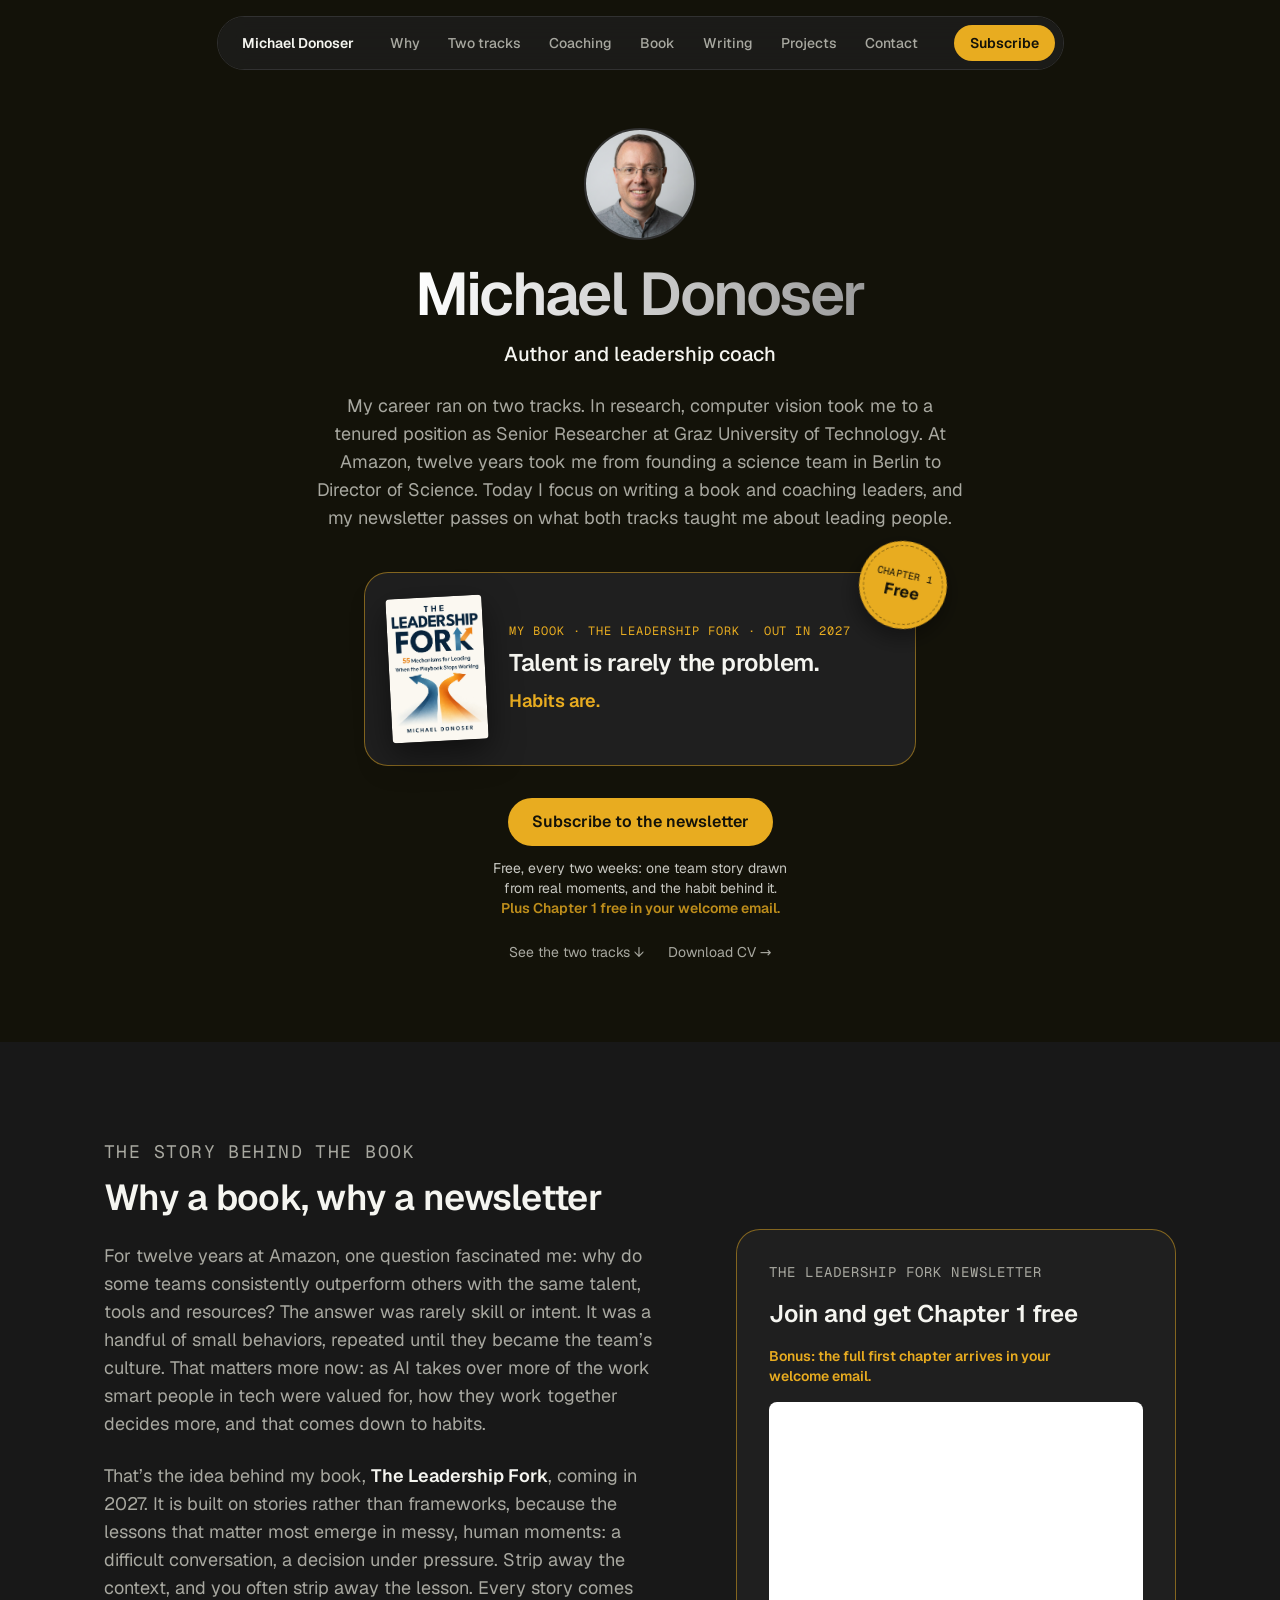
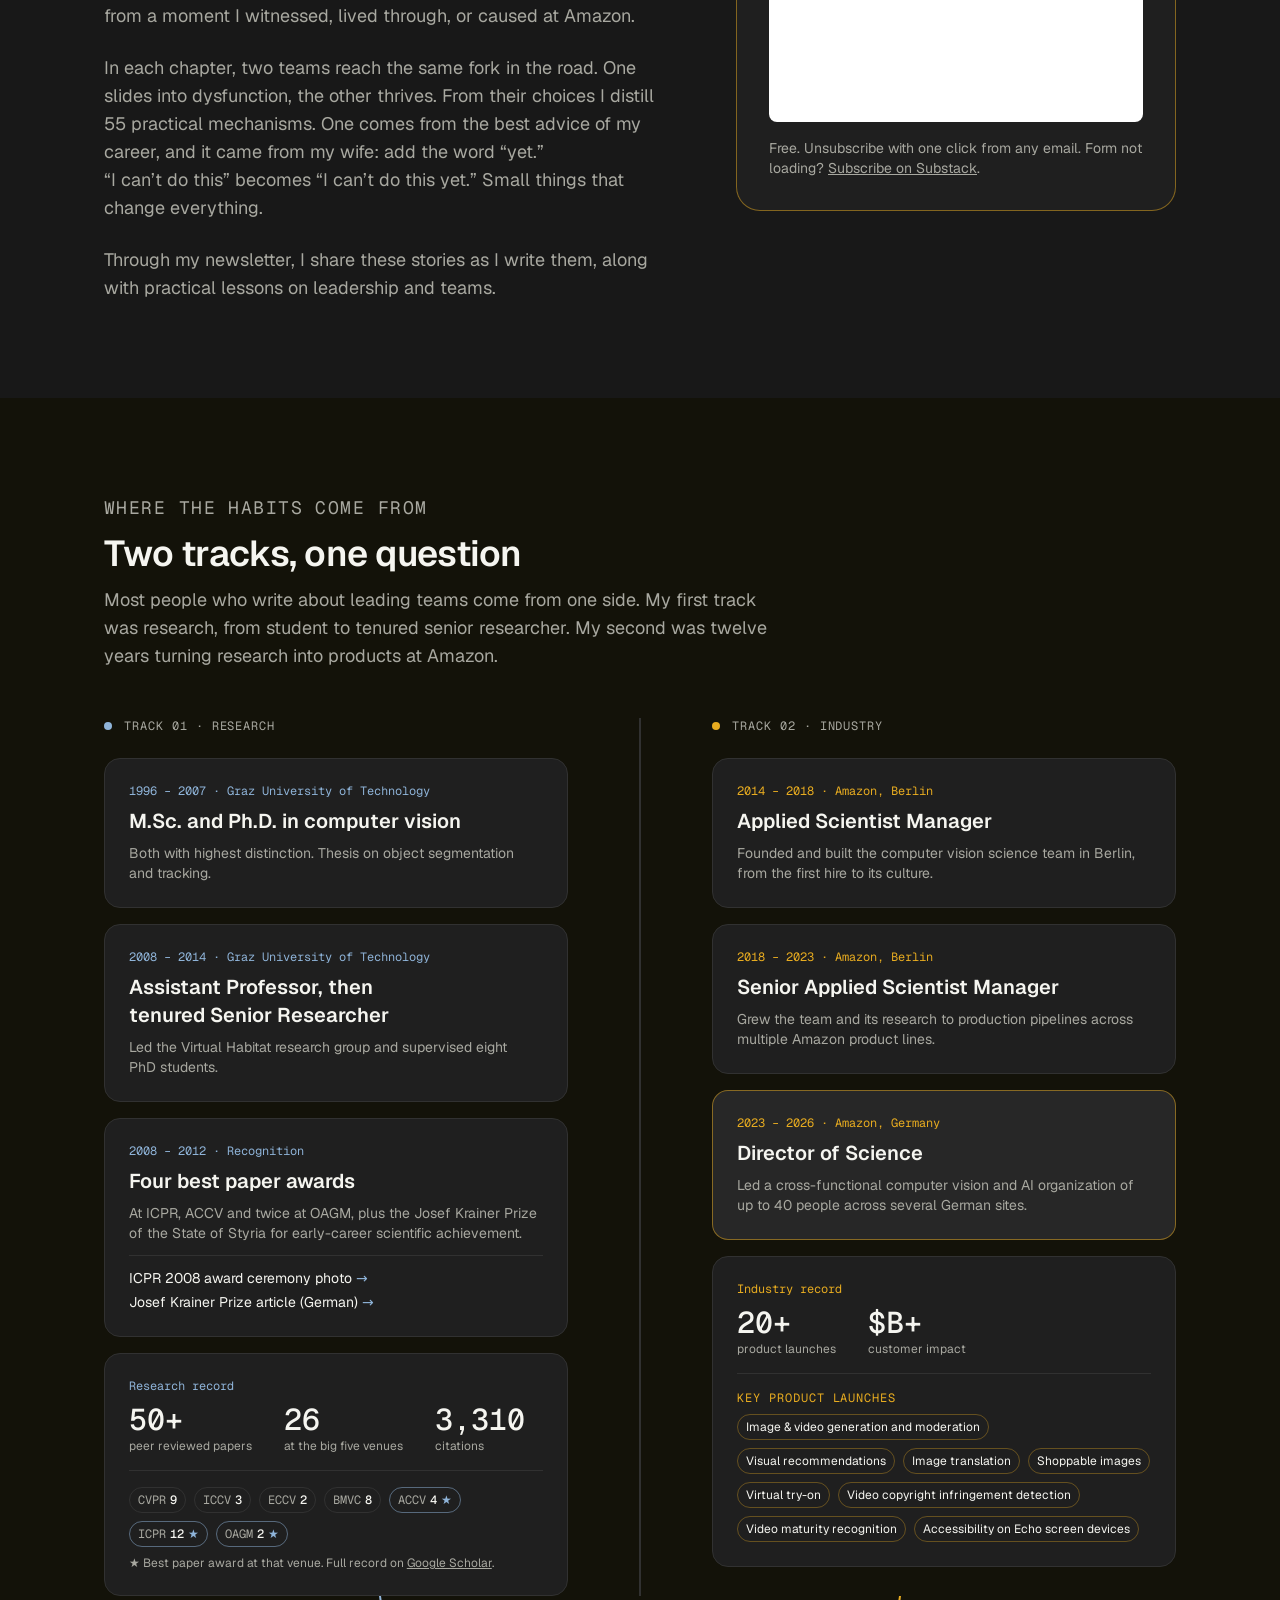
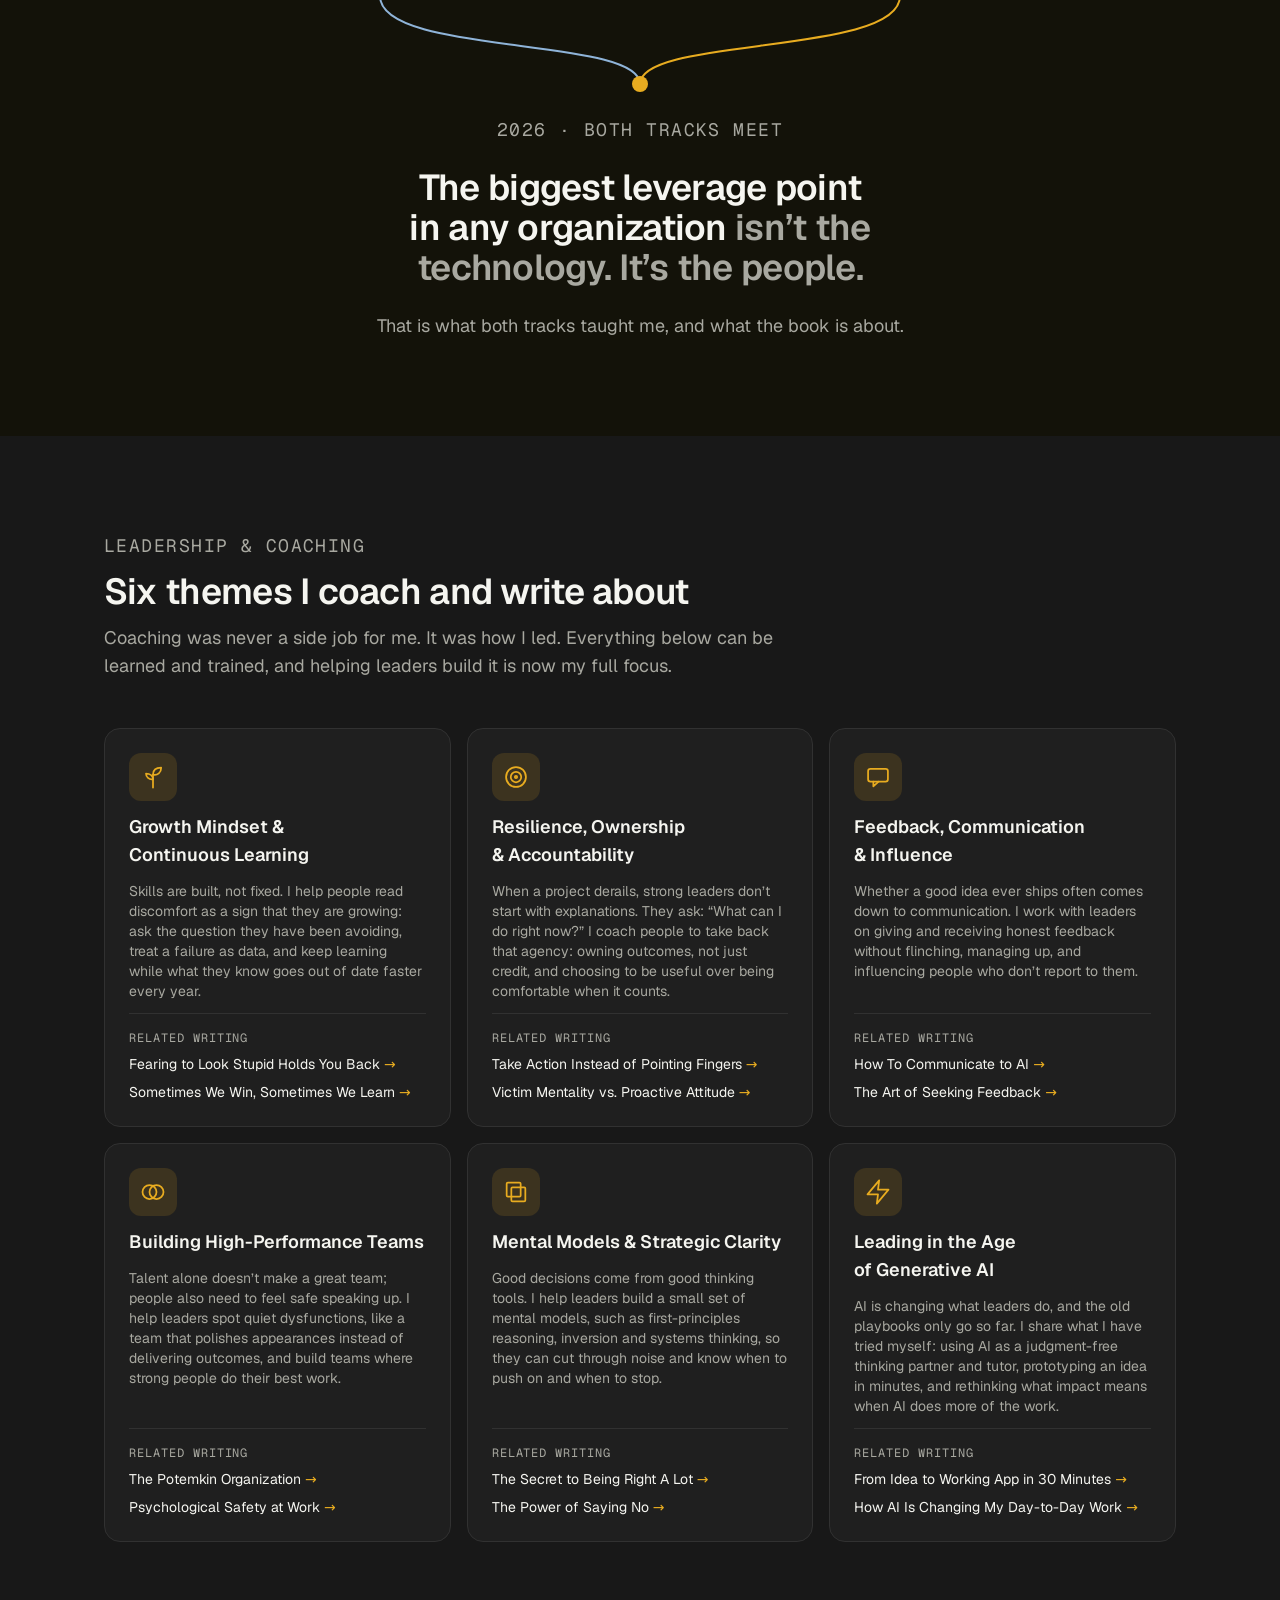
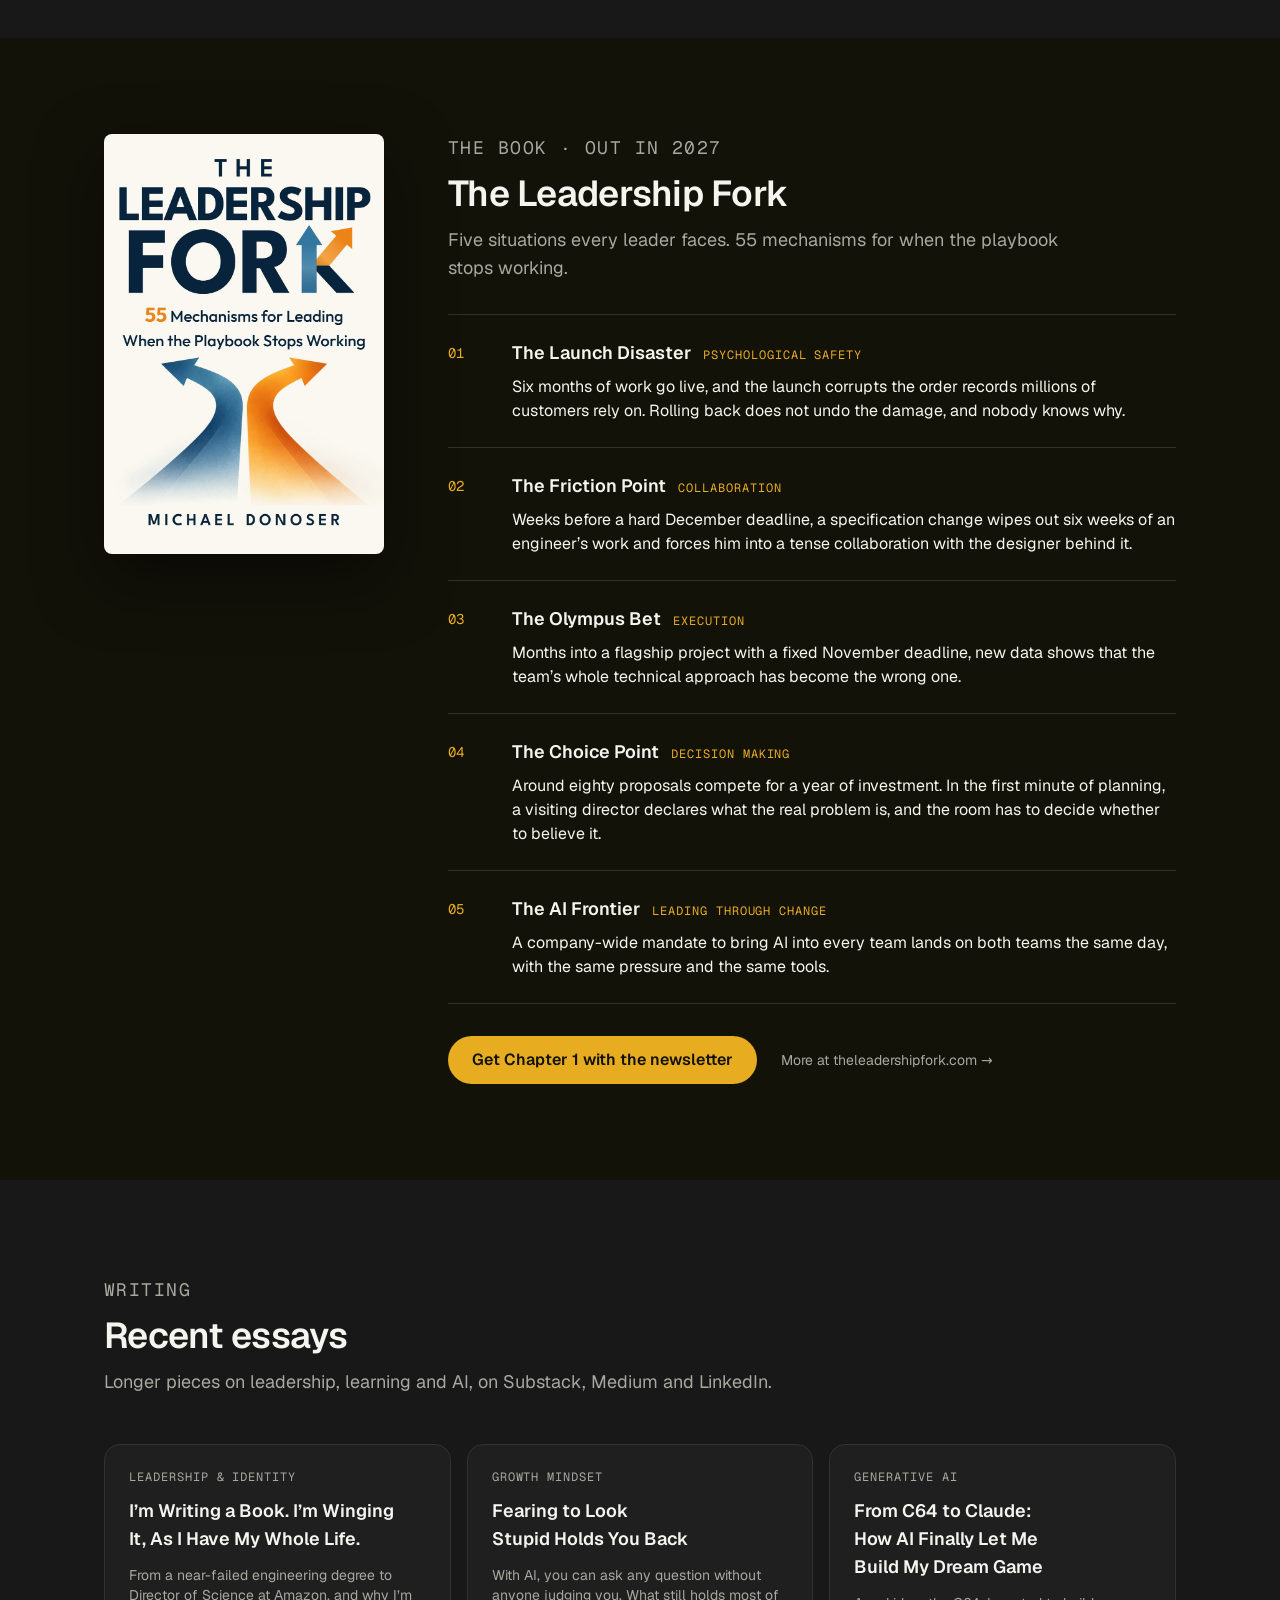
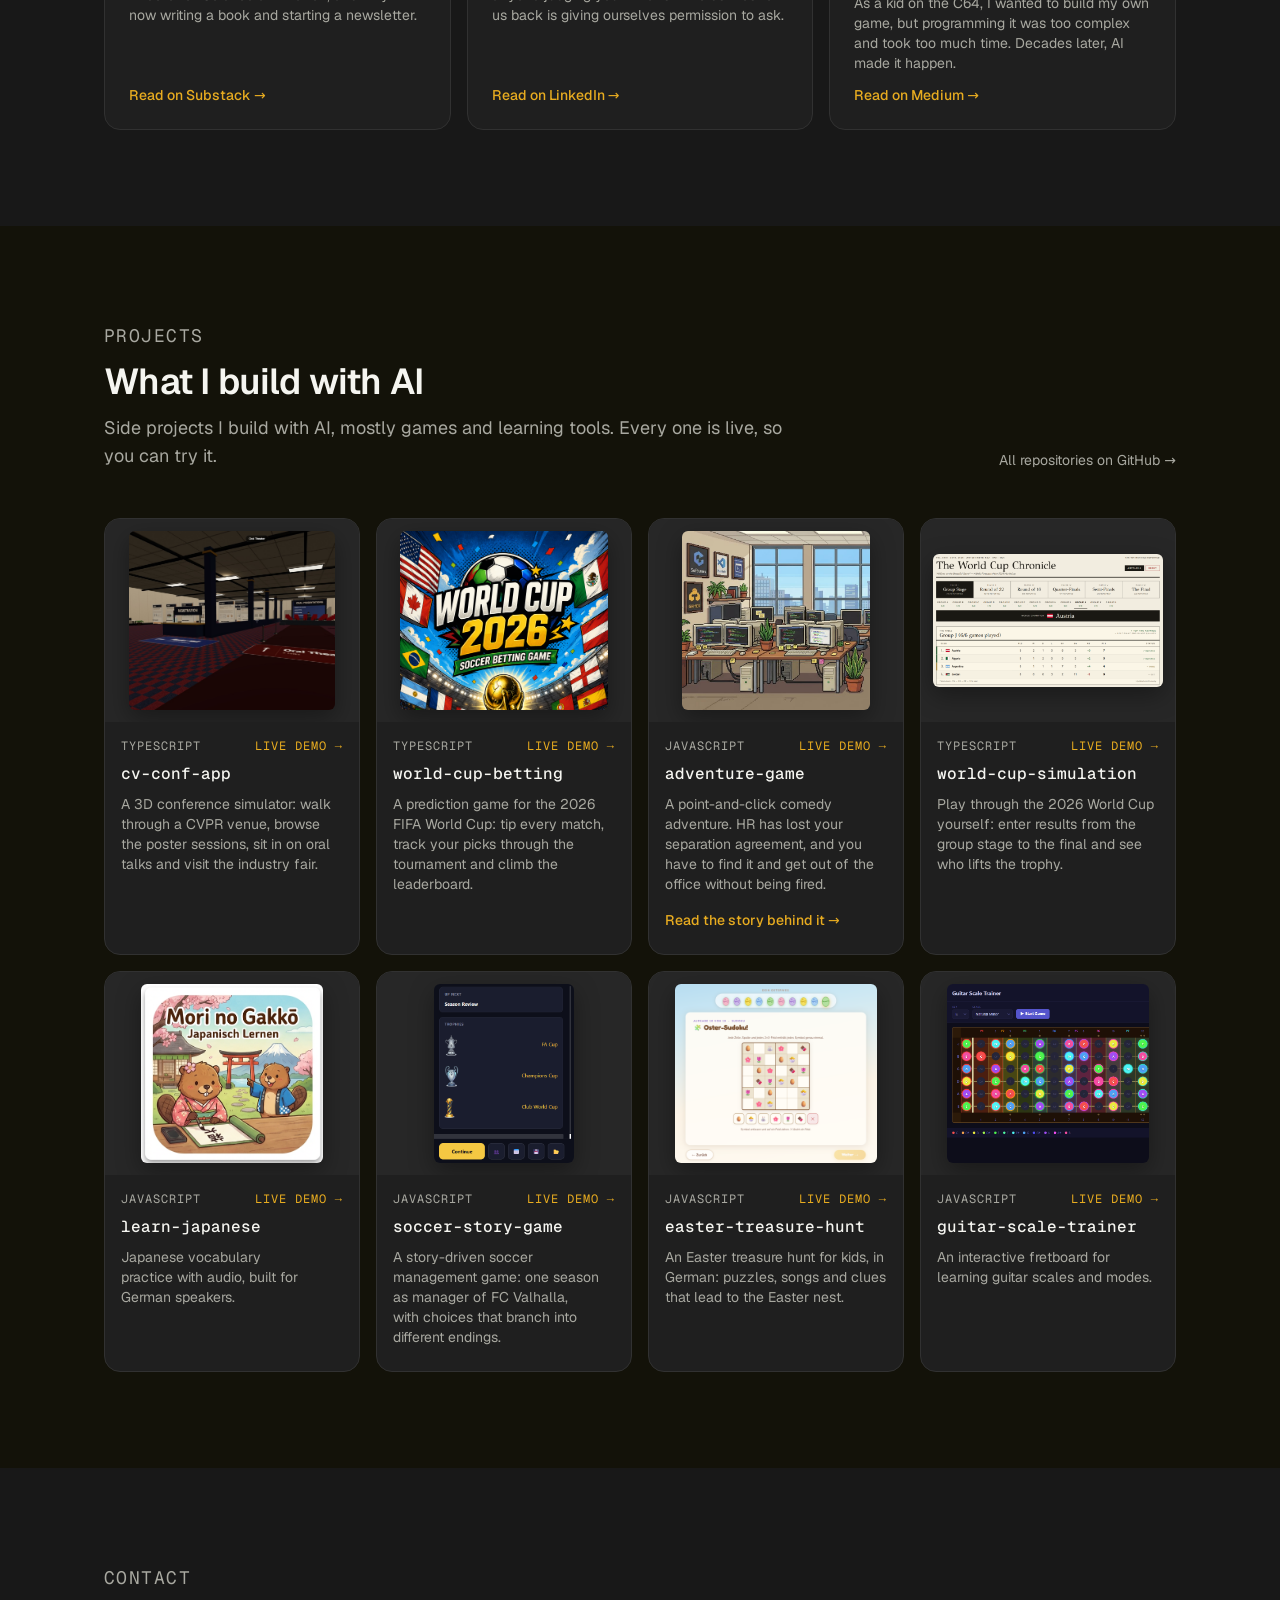
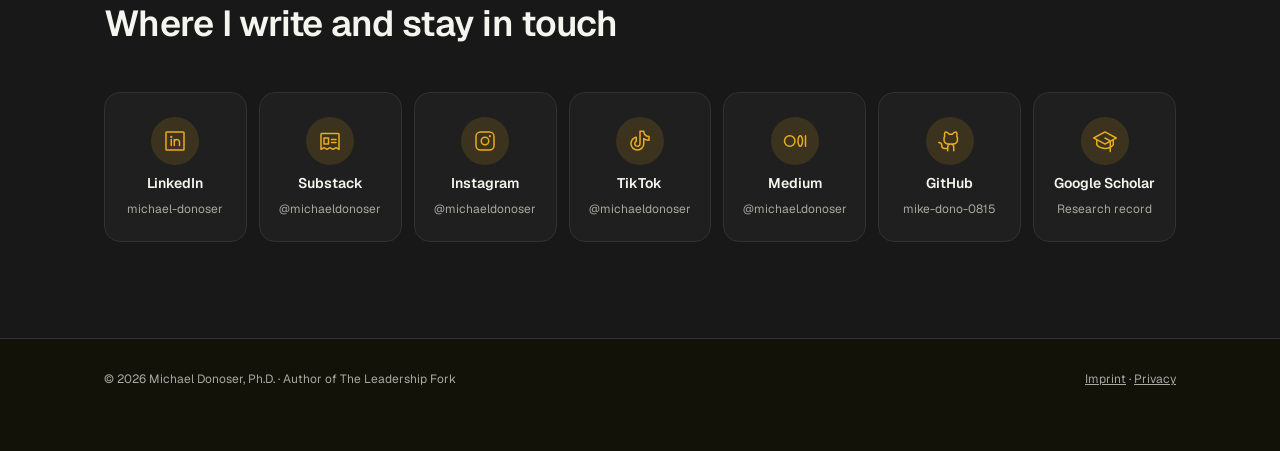
<file: index.html>
<!doctype html>
<html lang="en">
<head>
<meta charset="utf-8">
<meta name="viewport" content="width=device-width, initial-scale=1">
<title>Michael Donoser, Ph.D. | Author of The Leadership Fork</title>
  <meta name="description" content="Michael Donoser, former Director of Science at Amazon, is writing The Leadership Fork: 55 mechanisms for leading when the playbook stops working. Subscribe to the biweekly newsletter.">
  <link rel="icon" type="image/svg+xml" href="favicon.svg">
  <link rel="apple-touch-icon" href="img/apple-touch-icon.png">
  <meta name="theme-color" content="#131209">
  <link rel="canonical" href="https://mike-dono-0815.github.io/homepage/">
  <meta name="robots" content="index, follow">
  <meta name="author" content="Michael Donoser">

  <!-- Open Graph -->
  <meta property="og:type" content="profile">
  <meta property="og:url" content="https://mike-dono-0815.github.io/homepage/">
  <meta property="og:title" content="Michael Donoser, Ph.D. | Author of The Leadership Fork">
  <meta property="og:description" content="Talent is rarely the problem. Habits are. One leadership fork every two weeks from a former Amazon Director of Science.">
  <meta property="og:image" content="https://mike-dono-0815.github.io/homepage/img/profile.png">
  <meta property="og:site_name" content="Michael Donoser">
  <meta property="og:locale" content="en_US">

  <!-- Twitter Card -->
  <meta name="twitter:card" content="summary">
  <meta name="twitter:title" content="Michael Donoser, Ph.D. | Author of The Leadership Fork">
  <meta name="twitter:description" content="Talent is rarely the problem. Habits are. One leadership fork every two weeks from a former Amazon Director of Science.">
  <meta name="twitter:image" content="https://mike-dono-0815.github.io/homepage/img/profile.png">

  <!-- JSON-LD: Person -->
  <script type="application/ld+json">
  {
    "@context": "https://schema.org",
    "@type": "Person",
    "name": "Michael Donoser",
    "honorificSuffix": "Ph.D.",
    "jobTitle": "Author and Leadership Coach",
    "description": "Author of The Leadership Fork and former Director of Science at Amazon.",
    "alumniOf": [
      { "@type": "Organization", "name": "Amazon" },
      { "@type": "CollegeOrUniversity", "name": "Graz University of Technology" }
    ],
    "url": "https://mike-dono-0815.github.io/homepage/",
    "image": "https://mike-dono-0815.github.io/homepage/img/profile.png",
    "sameAs": [
      "https://www.linkedin.com/in/michael-donoser",
      "https://scholar.google.com/citations?user=zuYS1cQAAAAJ&hl=en",
      "https://github.com/mike-dono-0815",
      "https://medium.com/@michael.donoser",
      "https://substack.com/@michaeldonoser",
      "https://theleadershipfork.com/",
      "https://www.instagram.com/michaeldonoser/",
      "https://www.tiktok.com/@michaeldonoser"
    ],
    "knowsAbout": ["Leadership", "Team Culture", "Coaching", "Computer Vision", "Machine Learning"]
  }
  </script>

  <link rel="preload" href="fonts/geist-latin.woff2" as="font" type="font/woff2" crossorigin>
  <link rel="preload" href="fonts/geist-mono-latin.woff2" as="font" type="font/woff2" crossorigin>
<style>
@font-face { font-family: 'Geist'; font-style: normal; font-weight: 100 900; font-display: swap; src: url('fonts/geist-latin.woff2') format('woff2'); }
@font-face { font-family: 'Geist Mono'; font-style: normal; font-weight: 100 900; font-display: swap; src: url('fonts/geist-mono-latin.woff2') format('woff2'); }
/* ── TOKENS ─────────────────────────────────────────── */
:root {
  --bg: #131209;
  --surface: #181818;
  --card: #1F1F1F;
  --raised: #272727;
  --line: #313131;
  --text: #F5F5F0;
  --muted: #A8A8A0;
  --gold: #E8AC20;
  --gold-soft: rgba(232, 172, 32, 0.14);
  --ease: cubic-bezier(0.22, 1, 0.36, 1);
  --sans: 'Geist', system-ui, sans-serif;
  --mono: 'Geist Mono', ui-monospace, monospace;
  --max: 1120px;
}
*, *::before, *::after { box-sizing: border-box; margin: 0; padding: 0; }
html { scroll-behavior: smooth; scroll-padding-top: 96px; }
body { background: var(--bg); color: var(--text); font-family: var(--sans); font-size: 1rem; line-height: 1.5rem; -webkit-font-smoothing: antialiased; }
img { display: block; max-width: 100%; }
a { color: inherit; }
h1, h2, h3 { text-wrap: balance; font-weight: 600; }
p { text-wrap: pretty; }
.container { max-width: var(--max); margin: 0 auto; padding: 0 1.5rem; }
.mono { font-family: var(--mono); font-size: 0.75rem; line-height: 1rem; letter-spacing: 0.08em; text-transform: uppercase; color: var(--muted); }
.mono-gold { color: var(--gold); }
.nowrap { white-space: nowrap; }
.skip-link { position: absolute; top: 16px; left: 16px; z-index: 200; padding: 0.5rem 0.75rem; border-radius: 9999px; background: var(--gold); color: var(--bg); font-size: 0.875rem; line-height: 1.25rem; font-weight: 600; transform: translateY(-80px); transition: transform 500ms var(--ease); }
.skip-link:focus { transform: none; }
:focus-visible { outline: 2px solid var(--gold); outline-offset: 2px; }

/* ── BUTTONS ────────────────────────────────────────── */
.btn { display: inline-flex; align-items: center; gap: 0.5rem; padding: 0.75rem 1.5rem; border-radius: 9999px; font-size: 1rem; line-height: 1.5rem; font-weight: 600; text-decoration: none; transition: background-color 300ms var(--ease), transform 500ms var(--ease); }
.btn:active { transform: scale(0.98); }
.btn-gold { background: var(--gold); color: var(--bg); }
.btn-gold:hover { background: #F2C35A; }
.link-quiet { color: var(--muted); font-size: 0.875rem; line-height: 1.25rem; text-decoration: none; transition: color 300ms var(--ease); }
.link-quiet:hover { color: var(--text); }

/* ── NAV ────────────────────────────────────────────── */
.nav-wrap { position: fixed; top: 16px; left: 0; right: 0; z-index: 100; display: flex; justify-content: center; padding: 0 16px; pointer-events: none; }
.nav { pointer-events: auto; display: flex; align-items: center; gap: 1.5rem; padding: 0.5rem 0.5rem 0.5rem 1.5rem; border: 1px solid var(--line); border-radius: 9999px; position: relative; isolation: isolate; }
.nav::before { content: ''; position: absolute; inset: 0; z-index: -1; border-radius: inherit; background: rgba(31, 31, 31, 0.72); backdrop-filter: blur(12px); -webkit-backdrop-filter: blur(12px); }
.nav-brand { font-size: 0.875rem; line-height: 1.25rem; font-weight: 600; text-decoration: none; white-space: nowrap; }
.nav-links { display: flex; gap: 0.25rem; list-style: none; }
.nav-links a { display: block; padding: 0.5rem 0.75rem; border-radius: 9999px; font-size: 0.875rem; line-height: 1.25rem; font-weight: 500; color: var(--muted); text-decoration: none; transition: color 300ms var(--ease), background-color 300ms var(--ease); }
.nav-links a:hover { color: var(--text); background: rgba(255,255,255,0.06); }
.nav .btn { padding: 0.5rem 1rem; font-size: 0.875rem; line-height: 1.25rem; }
@media (max-width: 1000px) { .nav-links { display: none; } .nav { gap: 1rem; } }

/* ── SECTIONS ───────────────────────────────────────── */
section { padding: 6rem 0; }
.band { background: var(--surface); }
.section-head { display: flex; flex-direction: column; gap: 0.75rem; margin-bottom: 3rem; max-width: 680px; }
.section-head h2 { font-size: 2.25rem; line-height: 2.5rem; letter-spacing: -0.02em; }
.section-head p { color: var(--muted); font-size: 1.125rem; line-height: 1.75rem; }

/* ── HERO ───────────────────────────────────────────── */
.hero { min-height: 100vh; display: flex; align-items: center; padding: 8rem 0 5rem; text-align: center; }
.hero .container { display: flex; flex-direction: column; align-items: center; gap: 1.5rem; }
.hero-face { width: 112px; height: 112px; border-radius: 9999px; object-fit: cover; border: 2px solid var(--line); }
.hero h1 { max-width: 900px; font-size: 3.75rem; line-height: 1; letter-spacing: -0.03em; background: linear-gradient(90deg, #FFFFFF, #9B9B9B); -webkit-background-clip: text; background-clip: text; color: transparent; }
.hero-role { margin-top: -0.5rem; font-size: 1.25rem; line-height: 1.75rem; font-weight: 500; color: var(--text); text-wrap: balance; }
.hero-book { display: grid; grid-template-columns: 96px minmax(0, 1fr); gap: 1.5rem; align-items: center; max-width: 640px; margin-top: 1rem; padding: 1.5rem; text-align: left; text-decoration: none; background: var(--card); border: 1px solid rgba(232,172,32,0.5); border-radius: 24px; transition: border-color 300ms var(--ease), transform 500ms var(--ease); }
.hero-book:hover { border-color: var(--gold); transform: translateY(-2px); }
.hero-book { position: relative; padding-right: 4rem; }
.sticker { position: absolute; top: -32px; right: -32px; z-index: 1; width: 88px; height: 88px; display: grid; place-content: center; gap: 0.125rem; border-radius: 9999px; background: var(--gold); color: var(--bg); text-align: center; transform: rotate(12deg); box-shadow: 0 8px 24px rgba(0,0,0,0.45); transition: transform 500ms var(--ease); }
.sticker::before { content: ''; position: absolute; inset: 4px; border-radius: inherit; border: 1px dashed rgba(19,18,9,0.45); }
.sticker small { font-family: var(--mono); font-size: 0.625rem; line-height: 0.75rem; letter-spacing: 0.02em; text-transform: uppercase; }
.sticker strong { font-size: 1rem; line-height: 1.125rem; font-weight: 700; }
.hero-book:hover .sticker { transform: rotate(4deg) scale(1.06); }
.hero-cta .note strong { color: var(--gold); font-weight: 600; }
.hero-book img { width: 96px; border-radius: 4px; transform: rotate(-3deg); box-shadow: 0 12px 32px rgba(0,0,0,0.5); }
.hero-book-text { display: flex; flex-direction: column; gap: 0.5rem; }
.hero-hook { font-size: 1.5rem; line-height: 2rem; font-weight: 600; letter-spacing: -0.01em; text-wrap: balance; }
.hero-hook-accent { font-size: 1.125rem; line-height: 1.75rem; font-weight: 600; color: var(--gold); }
.hero .lead { max-width: 720px; color: var(--muted); font-size: 1.125rem; line-height: 1.75rem; text-wrap: balance; }
.hero-cta { display: flex; flex-direction: column; align-items: center; gap: 0.75rem; margin-top: 0.5rem; }
.hero-cta .note { font-size: 0.875rem; line-height: 1.25rem; color: var(--text); opacity: 0.8; max-width: 420px; text-wrap: balance; }
.hero-links { display: flex; gap: 1.5rem; }
@media (max-width: 600px) {
  .hero h1 { font-size: 2.25rem; line-height: 2.5rem; }
  .hero-role { font-size: 1.125rem; line-height: 1.75rem; }
  .hero-book { grid-template-columns: 72px minmax(0, 1fr); gap: 1rem; padding: 1rem 2.5rem 1rem 1rem; }
  .hero-book img { width: 72px; }
  .sticker { top: -28px; right: -8px; width: 72px; height: 72px; }
  .sticker strong { font-size: 0.875rem; line-height: 1rem; }
  .hero-hook { font-size: 1.25rem; line-height: 1.75rem; }
  .hero-hook-accent { font-size: 1rem; line-height: 1.5rem; }
}

/* ── TWO TRACKS ─────────────────────────────────────── */
.tracks { position: relative; display: grid; grid-template-columns: minmax(0, 1fr) 96px minmax(0, 1fr); }
.track { display: flex; flex-direction: column; gap: 1rem; }
.track-research { padding-right: 1.5rem; }
.track-industry { padding-left: 1.5rem; }
.track-label { display: flex; align-items: center; gap: 0.75rem; margin-bottom: 0.5rem; }
.track-label .dot { width: 8px; height: 8px; border-radius: 9999px; }
.track-research .dot { background: #8FB4D9; }
.track-industry .dot { background: var(--gold); }
.spine { position: relative; display: flex; justify-content: center; }
.spine::before { content: ''; position: absolute; top: 0; bottom: 0; width: 2px; background: var(--line); transform-origin: top; transform: scaleY(var(--spine-progress, 1)); }
.spine-years { position: relative; display: flex; flex-direction: column; justify-content: space-between; align-items: center; height: 100%; padding: 0.25rem 0; }
.spine-years span { font-family: var(--mono); font-size: 0.75rem; line-height: 1rem; color: var(--muted); background: var(--bg); padding: 0.25rem 0.5rem; border-radius: 9999px; border: 1px solid var(--line); }
.t-card { padding: 1.5rem; background: var(--card); border: 1px solid var(--line); border-radius: 16px; display: flex; flex-direction: column; gap: 0.5rem; transition: border-color 300ms var(--ease), transform 500ms var(--ease); }
.t-card:hover { border-color: #4A4A44; transform: translateY(-2px); }
.t-card h3 { font-size: 1.25rem; line-height: 1.75rem; }
.t-card p { font-size: 0.875rem; line-height: 1.25rem; color: var(--muted); }
.t-links { display: flex; flex-wrap: wrap; gap: 0.25rem 1.5rem; padding-top: 0.75rem; margin-top: 0.25rem; border-top: 1px solid var(--line); }
.t-card .t-links a { color: var(--text); text-decoration: none; transition: color 300ms var(--ease); }
.t-card .t-links a::after { content: ' →'; color: #8FB4D9; }
.t-card .t-links a:hover { color: #8FB4D9; }
.t-card .when { font-family: var(--mono); font-size: 0.75rem; line-height: 1rem; }
.track-research .when { color: #8FB4D9; }
.track-industry .when { color: var(--gold); }
.t-card.highlight { background: var(--raised); border-color: rgba(232,172,32,0.5); }
.t-stats { display: flex; gap: 2rem; flex-wrap: wrap; }
.t-stats div { display: flex; flex-direction: column; }
.t-stats strong { font-family: var(--mono); font-size: 1.875rem; line-height: 2.25rem; font-weight: 500; }
.t-stats span { font-size: 0.75rem; line-height: 1rem; color: var(--muted); }

.merge { display: flex; flex-direction: column; align-items: center; text-align: center; gap: 1.5rem; }
.merge svg { width: 100%; max-width: 560px; height: 96px; overflow: visible; }
.merge .path { fill: none; stroke-width: 2; stroke-dasharray: 400; stroke-dashoffset: var(--merge-dash, 0); transition: stroke-dashoffset 1200ms var(--ease); }
.merge .path-research { stroke: #8FB4D9; }
.merge .path-industry { stroke: var(--gold); }
.merge .meet { fill: var(--gold); }
.merge h3 { max-width: 680px; font-size: 2.25rem; line-height: 2.5rem; letter-spacing: -0.02em; }
.merge h3 .dim { color: var(--muted); }
.merge p { max-width: 560px; color: var(--muted); font-size: 1.125rem; line-height: 1.75rem; }

@media (max-width: 860px) {
  .tracks { grid-template-columns: 1fr; gap: 3rem; }
  .spine { display: none; }
  .track-research, .track-industry { padding: 0; }
  .merge svg { display: none; }
  .merge { margin-top: 4rem; }
}

/* ── BOOK ───────────────────────────────────────────── */
.book { display: grid; grid-template-columns: 280px minmax(0, 1fr); gap: 4rem; align-items: start; }
.book-cover { position: sticky; top: 112px; border-radius: 8px; box-shadow: 0 24px 64px rgba(0,0,0,0.5); transform: rotate(-2deg); transition: transform 500ms var(--ease); }
.book-cover:hover { transform: rotate(0deg) translateY(-4px); }
.chapters { list-style: none; display: flex; flex-direction: column; border-top: 1px solid var(--line); }
.chapters > li { display: grid; grid-template-columns: 48px minmax(0, 1fr); gap: 1rem; padding: 1.5rem 0; border-bottom: 1px solid var(--line); }
.chapters .num { font-family: var(--mono); font-size: 0.875rem; line-height: 1.75rem; color: var(--gold); }
.ch-body { display: flex; flex-direction: column; gap: 0.5rem; }
.ch-head { display: flex; flex-wrap: wrap; align-items: baseline; gap: 0.25rem 0.75rem; }
.ch-head strong { font-size: 1.125rem; line-height: 1.75rem; font-weight: 600; }
.ch-head .mono { color: var(--gold); }
.ch-story { font-size: 1rem; line-height: 1.5rem; color: var(--text); }
.book-actions { display: flex; flex-wrap: wrap; align-items: center; gap: 1.5rem; margin-top: 2rem; }
@media (max-width: 860px) { .book { grid-template-columns: 1fr; gap: 2rem; } .book-cover { position: static; max-width: 220px; } }

/* ── NEWSLETTER ─────────────────────────────────────── */
.nl { display: grid; grid-template-columns: minmax(0, 1fr) minmax(0, 440px); gap: 4rem; align-items: center; }
.nl-story { display: flex; flex-direction: column; gap: 1.5rem; }
.nl-story p { color: var(--muted); font-size: 1.125rem; line-height: 1.75rem; }
.nl-story strong { color: var(--text); font-weight: 600; }
.nl-card { padding: 2rem; background: var(--card); border: 1px solid rgba(232,172,32,0.5); border-radius: 24px; display: flex; flex-direction: column; gap: 1rem; }
.nl-card h3 { font-size: 1.5rem; line-height: 2rem; }
.nl-card p { font-size: 0.875rem; line-height: 1.25rem; color: var(--muted); }
.nl-card .gift { color: var(--gold); font-weight: 600; }
.nl-embed { border-radius: 8px; overflow: hidden; background: #fff; }
.nl-embed iframe { display: block; width: 100%; height: 320px; border: 0; }
@media (max-width: 860px) { .nl { grid-template-columns: 1fr; gap: 2rem; } .nl-card { order: -1; padding: 1.5rem; } }

/* ── WRITING ────────────────────────────────────────── */
.posts { display: grid; grid-template-columns: repeat(3, minmax(0, 1fr)); gap: 1rem; }
.post { padding: 1.5rem; background: var(--card); border: 1px solid var(--line); border-radius: 16px; display: flex; flex-direction: column; gap: 0.75rem; text-decoration: none; transition: border-color 300ms var(--ease), transform 500ms var(--ease); }
.post:hover { border-color: rgba(232,172,32,0.5); transform: translateY(-2px); }
.post h3 { font-size: 1.125rem; line-height: 1.75rem; }
.post p { font-size: 0.875rem; line-height: 1.25rem; color: var(--muted); flex: 1; }
.post .more { font-size: 0.875rem; line-height: 1.25rem; color: var(--gold); font-weight: 500; }
@media (max-width: 860px) { .posts { grid-template-columns: 1fr; } }

/* ── VENUES (inside research record card) ───────────── */
.venues { display: flex; flex-wrap: wrap; gap: 0.5rem; margin-top: 0.5rem; padding-top: 1rem; border-top: 1px solid var(--line); list-style: none; }
.venues li { display: inline-flex; align-items: baseline; gap: 0.25rem; padding: 0.25rem 0.5rem; border: 1px solid var(--line); border-radius: 9999px; font-family: var(--mono); font-size: 0.75rem; line-height: 1rem; color: var(--muted); }
.venues b { color: var(--text); font-weight: 500; }
.venues .award { border-color: rgba(143,180,217,0.5); }
.venues .award::after { content: '★'; color: #8FB4D9; }
.launches { margin-top: 0; padding-top: 0; border-top: 0; }
.launches li { font-family: var(--sans); color: var(--text); border-color: rgba(232,172,32,0.35); }
.t-card .launches-label { font-size: 0.75rem; line-height: 1rem; color: var(--gold); margin-top: 0.5rem; padding-top: 1rem; border-top: 1px solid var(--line); }
.venues-note { font-size: 0.75rem !important; line-height: 1rem !important; }

/* ── LEADERSHIP PILLARS ─────────────────────────────── */
.pillars { display: grid; grid-template-columns: repeat(3, minmax(0, 1fr)); gap: 1rem; }
.pillar { padding: 1.5rem; background: var(--card); border: 1px solid var(--line); border-radius: 16px; display: flex; flex-direction: column; gap: 0.75rem; transition: border-color 300ms var(--ease), transform 500ms var(--ease); }
.pillar:hover { border-color: rgba(232,172,32,0.5); transform: translateY(-2px); }
.pillar-icon { width: 48px; height: 48px; display: grid; place-items: center; border-radius: 12px; background: var(--gold-soft); color: var(--gold); }
.pillar h3 { font-size: 1.125rem; line-height: 1.75rem; }
.pillar > p { font-size: 0.875rem; line-height: 1.25rem; color: var(--muted); flex: 1; }
.pillar-links { display: flex; flex-direction: column; gap: 0.5rem; padding-top: 1rem; border-top: 1px solid var(--line); }
.pillar-links a { font-size: 0.875rem; line-height: 1.25rem; color: var(--text); text-decoration: none; transition: color 300ms var(--ease); }
.pillar-links a::after { content: ' \2192'; color: var(--gold); }
.pillar-links a:hover { color: var(--gold); }
@media (max-width: 960px) { .pillars { grid-template-columns: repeat(2, minmax(0, 1fr)); } }
@media (max-width: 640px) { .pillars { grid-template-columns: 1fr; } }

/* ── PROJECTS ───────────────────────────────────────── */
.projects-head { display: flex; flex-wrap: wrap; justify-content: space-between; align-items: end; gap: 1.5rem; margin-bottom: 3rem; }
.projects-head .section-head { margin-bottom: 0; }
.projects { display: grid; grid-template-columns: repeat(4, minmax(0, 1fr)); gap: 1rem; }
.project { display: flex; flex-direction: column; background: var(--card); border: 1px solid var(--line); border-radius: 16px; overflow: hidden; text-decoration: none; transition: border-color 300ms var(--ease), transform 500ms var(--ease); }
.project:hover { border-color: rgba(232,172,32,0.5); transform: translateY(-2px); }
.project-thumb { aspect-ratio: 5 / 4; padding: 0.75rem; display: flex; align-items: center; justify-content: center; background: var(--raised); overflow: hidden; }
.project-thumb img { max-width: 100%; max-height: 100%; width: auto; height: auto; min-height: 0; border-radius: 6px; box-shadow: 0 8px 24px rgba(0,0,0,0.35); transition: transform 500ms var(--ease); }
.project:hover .project-thumb img { transform: scale(1.04); }
.project-body { display: flex; flex-direction: column; gap: 0.5rem; padding: 1rem 1rem 1.5rem; flex: 1; }
.project-meta { display: flex; justify-content: space-between; gap: 0.5rem; }
.project-meta .demo { color: var(--gold); }
.project h3 { font-family: var(--mono); font-size: 1rem; line-height: 1.5rem; font-weight: 500; }
.project p { font-size: 0.875rem; line-height: 1.25rem; color: var(--muted); }
.project-multi { position: relative; }
.project-multi h3 a { text-decoration: none; }
.project-multi .stretch::after { content: ''; position: absolute; inset: 0; border-radius: inherit; }
.project-story { position: relative; z-index: 1; margin-top: auto; padding-top: 0.5rem; font-size: 0.875rem; line-height: 1.25rem; font-weight: 500; color: var(--gold); text-decoration: none; }
.project-story:hover { text-decoration: underline; }
.project-multi:focus-within { border-color: rgba(232,172,32,0.5); }
@media (max-width: 960px) { .projects { grid-template-columns: repeat(2, minmax(0, 1fr)); } }
@media (max-width: 520px) { .projects { grid-template-columns: 1fr; } }

/* ── CONTACT + FOOTER ───────────────────────────────── */
.links { display: flex; flex-wrap: wrap; gap: 0.5rem; }
.links a { padding: 0.5rem 1rem; border: 1px solid var(--line); border-radius: 9999px; font-size: 0.875rem; line-height: 1.25rem; color: var(--muted); text-decoration: none; transition: color 300ms var(--ease), border-color 300ms var(--ease); }
.links a:hover { color: var(--text); border-color: var(--gold); }
.socials { display: grid; grid-template-columns: repeat(7, minmax(0, 1fr)); gap: 0.75rem; }
.social { display: flex; flex-direction: column; align-items: center; gap: 0.5rem; padding: 1.5rem 0.75rem; text-align: center; background: var(--card); border: 1px solid var(--line); border-radius: 16px; text-decoration: none; transition: border-color 300ms var(--ease), transform 500ms var(--ease); }
.social:hover { border-color: rgba(232,172,32,0.5); transform: translateY(-2px); }
.social-icon { width: 48px; height: 48px; display: grid; place-items: center; border-radius: 9999px; background: var(--gold-soft); color: var(--gold); transition: background-color 300ms var(--ease), color 300ms var(--ease); }
.social-icon svg { width: 24px; height: 24px; fill: currentColor; }
.social:hover .social-icon { background: var(--gold); color: var(--bg); }
.social-name { font-size: 0.875rem; line-height: 1.25rem; font-weight: 600; }
.social-handle { font-size: 0.75rem; line-height: 1rem; color: var(--muted); overflow-wrap: anywhere; }
@media (max-width: 960px) { .socials { grid-template-columns: repeat(4, minmax(0, 1fr)); } }
@media (max-width: 520px) { .socials { grid-template-columns: repeat(2, minmax(0, 1fr)); } }
footer { padding: 2rem 0 4rem; border-top: 1px solid var(--line); }
footer .container { display: flex; flex-wrap: wrap; justify-content: space-between; gap: 1rem; font-size: 0.75rem; line-height: 1rem; color: var(--muted); }
footer a { color: var(--muted); }

/* ── REVEAL ─────────────────────────────────────────── */
.reveal { opacity: 0; transform: translateY(32px); transition: opacity 700ms var(--ease), transform 700ms var(--ease); }
.reveal.in { opacity: 1; transform: none; }
@media (prefers-reduced-motion: reduce) {
  html { scroll-behavior: auto; }
  .reveal { transform: none; transition: opacity 600ms var(--ease); }
  .merge .path { transition: none; }
  *, *::before, *::after { transition-property: opacity, color, background-color, border-color !important; }
}
</style>
</head>
<body>
<a class="skip-link" href="#main">Skip to content</a>
<svg width="0" height="0" style="position:absolute" aria-hidden="true">
<symbol id="i-linkedin-logo" viewBox="0 0 256 256"><path d="M216,24H40A16,16,0,0,0,24,40V216a16,16,0,0,0,16,16H216a16,16,0,0,0,16-16V40A16,16,0,0,0,216,24Zm0,192H40V40H216V216ZM96,112v64a8,8,0,0,1-16,0V112a8,8,0,0,1,16,0Zm88,28v36a8,8,0,0,1-16,0V140a20,20,0,0,0-40,0v36a8,8,0,0,1-16,0V112a8,8,0,0,1,15.79-1.78A36,36,0,0,1,184,140ZM100,84A12,12,0,1,1,88,72,12,12,0,0,1,100,84Z"/></symbol>
<symbol id="i-newspaper-clipping" viewBox="0 0 256 256"><path d="M216,40H40A16,16,0,0,0,24,56V216a8,8,0,0,0,11.58,7.15L64,208.94l28.42,14.21a8,8,0,0,0,7.16,0L128,208.94l28.42,14.21a8,8,0,0,0,7.16,0L192,208.94l28.42,14.21A8,8,0,0,0,232,216V56A16,16,0,0,0,216,40Zm0,163.06-20.42-10.22a8,8,0,0,0-7.16,0L160,207.06l-28.42-14.22a8,8,0,0,0-7.16,0L96,207.06,67.58,192.84a8,8,0,0,0-7.16,0L40,203.06V56H216ZM136,112a8,8,0,0,1,8-8h48a8,8,0,0,1,0,16H144A8,8,0,0,1,136,112Zm0,32a8,8,0,0,1,8-8h48a8,8,0,0,1,0,16H144A8,8,0,0,1,136,144ZM64,168h48a8,8,0,0,0,8-8V96a8,8,0,0,0-8-8H64a8,8,0,0,0-8,8v64A8,8,0,0,0,64,168Zm8-64h32v48H72Z"/></symbol>
<symbol id="i-instagram-logo" viewBox="0 0 256 256"><path d="M128,80a48,48,0,1,0,48,48A48.05,48.05,0,0,0,128,80Zm0,80a32,32,0,1,1,32-32A32,32,0,0,1,128,160ZM176,24H80A56.06,56.06,0,0,0,24,80v96a56.06,56.06,0,0,0,56,56h96a56.06,56.06,0,0,0,56-56V80A56.06,56.06,0,0,0,176,24Zm40,152a40,40,0,0,1-40,40H80a40,40,0,0,1-40-40V80A40,40,0,0,1,80,40h96a40,40,0,0,1,40,40ZM192,76a12,12,0,1,1-12-12A12,12,0,0,1,192,76Z"/></symbol>
<symbol id="i-tiktok-logo" viewBox="0 0 256 256"><path d="M224,72a48.05,48.05,0,0,1-48-48,8,8,0,0,0-8-8H128a8,8,0,0,0-8,8V156a20,20,0,1,1-28.57-18.08A8,8,0,0,0,96,130.69V88a8,8,0,0,0-9.4-7.88C50.91,86.48,24,119.1,24,156a76,76,0,0,0,152,0V116.29A103.25,103.25,0,0,0,224,128a8,8,0,0,0,8-8V80A8,8,0,0,0,224,72Zm-8,39.64a87.19,87.19,0,0,1-43.33-16.15A8,8,0,0,0,160,102v54a60,60,0,0,1-120,0c0-25.9,16.64-49.13,40-57.6v27.67A36,36,0,1,0,136,156V32h24.5A64.14,64.14,0,0,0,216,87.5Z"/></symbol>
<symbol id="i-medium-logo" viewBox="0 0 256 256"><path d="M72,64a64,64,0,1,0,64,64A64.07,64.07,0,0,0,72,64Zm0,112a48,48,0,1,1,48-48A48.05,48.05,0,0,1,72,176ZM184,64c-5.68,0-16.4,2.76-24.32,21.25C154.73,96.8,152,112,152,128s2.73,31.2,7.68,42.75C167.6,189.24,178.32,192,184,192s16.4-2.76,24.32-21.25C213.27,159.2,216,144,216,128s-2.73-31.2-7.68-42.75C200.4,66.76,189.68,64,184,64Zm0,112c-5.64,0-16-18.22-16-48s10.36-48,16-48,16,18.22,16,48S189.64,176,184,176ZM248,72V184a8,8,0,0,1-16,0V72a8,8,0,0,1,16,0Z"/></symbol>
<symbol id="i-github-logo" viewBox="0 0 256 256"><path d="M208.31,75.68A59.78,59.78,0,0,0,202.93,28,8,8,0,0,0,196,24a59.75,59.75,0,0,0-48,24H124A59.75,59.75,0,0,0,76,24a8,8,0,0,0-6.93,4,59.78,59.78,0,0,0-5.38,47.68A58.14,58.14,0,0,0,56,104v8a56.06,56.06,0,0,0,48.44,55.47A39.8,39.8,0,0,0,96,192v8H72a24,24,0,0,1-24-24A40,40,0,0,0,8,136a8,8,0,0,0,0,16,24,24,0,0,1,24,24,40,40,0,0,0,40,40H96v16a8,8,0,0,0,16,0V192a24,24,0,0,1,48,0v40a8,8,0,0,0,16,0V192a39.8,39.8,0,0,0-8.44-24.53A56.06,56.06,0,0,0,216,112v-8A58.14,58.14,0,0,0,208.31,75.68ZM200,112a40,40,0,0,1-40,40H112a40,40,0,0,1-40-40v-8a41.74,41.74,0,0,1,6.9-22.48A8,8,0,0,0,80,73.83a43.81,43.81,0,0,1,.79-33.58,43.88,43.88,0,0,1,32.32,20.06A8,8,0,0,0,119.82,64h32.35a8,8,0,0,0,6.74-3.69,43.87,43.87,0,0,1,32.32-20.06A43.81,43.81,0,0,1,192,73.83a8.09,8.09,0,0,0,1,7.65A41.72,41.72,0,0,1,200,104Z"/></symbol>
<symbol id="i-graduation-cap" viewBox="0 0 256 256"><path d="M251.76,88.94l-120-64a8,8,0,0,0-7.52,0l-120,64a8,8,0,0,0,0,14.12L32,117.87v48.42a15.91,15.91,0,0,0,4.06,10.65C49.16,191.53,78.51,216,128,216a130,130,0,0,0,48-8.76V240a8,8,0,0,0,16,0V199.51a115.63,115.63,0,0,0,27.94-22.57A15.91,15.91,0,0,0,224,166.29V117.87l27.76-14.81a8,8,0,0,0,0-14.12ZM128,200c-43.27,0-68.72-21.14-80-33.71V126.4l76.24,40.66a8,8,0,0,0,7.52,0L176,143.47v46.34C163.4,195.69,147.52,200,128,200Zm80-33.75a97.83,97.83,0,0,1-16,14.25V134.93l16-8.53ZM188,118.94l-.22-.13-56-29.87a8,8,0,0,0-7.52,14.12L171,128l-43,22.93L25,96,128,41.07,231,96Z"/></symbol>
</svg>

<div class="nav-wrap">
  <nav class="nav" aria-label="Main">
    <a class="nav-brand" href="#top">Michael Donoser</a>
    <ul class="nav-links">
      <li><a href="#newsletter">Why</a></li>
      <li><a href="#tracks">Two tracks</a></li>
      <li><a href="#leadership">Coaching</a></li>
      <li><a href="#book">Book</a></li>
      <li><a href="#writing">Writing</a></li>
      <li><a href="#projects">Projects</a></li>
      <li><a href="#contact">Contact</a></li>
    </ul>
    <a class="btn btn-gold" href="#newsletter">Subscribe</a>
  </nav>
</div>

<main id="main">

  <!-- HERO -->
  <section class="hero" id="top">
    <div class="container">
      <img class="hero-face" src="img/profile.png" alt="Portrait of Michael Donoser">
      <h1>Michael Donoser</h1>
      <p class="hero-role">Author and leadership coach</p>
      <p class="lead">My career ran on two tracks. In research, computer vision took me to a tenured position as Senior Researcher at Graz University of Technology. At Amazon, twelve years took me from founding a science team in Berlin to Director of Science. Today I focus on writing a book and coaching leaders, and my newsletter passes on what both tracks taught me about leading people.</p>
      <a class="hero-book" href="#book">
        <span class="sticker" aria-hidden="true"><small>Chapter 1</small><strong>Free</strong></span>
        <img src="img/BookCover.jpg?v=3" alt="Cover of The Leadership Fork">
        <div class="hero-book-text">
          <p class="mono mono-gold">My book · The Leadership Fork · <span class="nowrap">out in 2027</span></p>
          <p class="hero-hook"><span class="nowrap">Talent is rarely</span> <span class="nowrap">the problem.</span></p>
          <p class="hero-hook-accent">Habits are.</p>
        </div>
      </a>
      <div class="hero-cta">
        <a class="btn btn-gold" href="#newsletter" aria-describedby="hero-note">Subscribe to the newsletter</a>
        <p class="note" id="hero-note">Free, every two weeks: one team story drawn from real moments, and the habit behind it. <strong>Plus Chapter 1 free in your welcome email.</strong></p>
      </div>
      <div class="hero-links">
        <a class="link-quiet" href="#tracks">See the two tracks &darr;</a>
        <a class="link-quiet" href="CV_Michael_Donoser.pdf" target="_blank">Download CV &rarr;</a>
      </div>
    </div>
  </section>

  <!-- NEWSLETTER -->
  <section class="band" id="newsletter">
    <div class="container">
      <div class="nl">
        <div class="nl-story reveal">
          <div class="section-head" style="margin-bottom:0">
            <p class="mono">The story behind the book</p>
            <h2>Why a book, why a newsletter</h2>
          </div>
          <p>For twelve years at Amazon, one question fascinated me: why do some teams consistently outperform others with the same talent, tools and resources? The answer was rarely skill or intent. It was a handful of small behaviors, repeated until they became the team&rsquo;s culture. That matters more now: as AI takes over more of the work smart people in tech were valued for, how they work together decides more, and that comes down to habits.</p>
          <p>That&rsquo;s the idea behind my book, <strong>The Leadership Fork</strong>, coming in 2027. It is built on stories rather than frameworks, because the lessons that matter most emerge in messy, human moments: a difficult conversation, a decision under pressure. Strip away the context, and you often strip away the lesson. Every story comes from a moment I witnessed, lived through, or caused at Amazon.</p>
          <p>In each chapter, two teams reach the same fork in the road. One slides into dysfunction, the other thrives. From their choices I distill 55 practical mechanisms. One comes from the best advice of my career, and it came from my wife: add the word &ldquo;yet.&rdquo; <span class="nowrap">&ldquo;I can&rsquo;t do this&rdquo;</span> becomes <span class="nowrap">&ldquo;I can&rsquo;t do this yet.&rdquo;</span> Small things that change everything.</p>
          <p>Through my newsletter, I share these stories as I write them, along with practical lessons on leadership and teams.</p>
        </div>
        <div class="nl-card reveal">
          <p class="mono mono-gold">The Leadership Fork newsletter</p>
          <h3>Join and get Chapter 1 free</h3>
          <p class="gift">Bonus: the full first chapter arrives in your welcome email.</p>
          <div class="nl-embed">
            <iframe src="https://theleadershipfork.substack.com/embed" title="Subscribe to The Leadership Fork on Substack" loading="lazy" scrolling="no"></iframe>
          </div>
          <p>Free. Unsubscribe with one click from any email. Form not loading? <a href="https://theleadershipfork.substack.com/subscribe" target="_blank" rel="noopener">Subscribe on Substack</a>.</p>
        </div>
      </div>
    </div>
  </section>

  <!-- TWO TRACKS -->
  <section id="tracks">
    <div class="container">
      <div class="section-head reveal">
        <p class="mono">Where the habits come from</p>
        <h2>Two tracks, one question</h2>
        <p>Most people who write about leading teams come from one side. My first track was research, from student to tenured senior researcher. My second was twelve years turning research into products at Amazon.</p>
      </div>

      <div class="tracks">
        <div class="track track-research">
          <div class="track-label"><span class="dot" aria-hidden="true"></span><span class="mono">Track 01 · Research</span></div>
          <article class="t-card reveal">
            <span class="when">1996 – 2007 · Graz University of Technology</span>
            <h3>M.Sc. and Ph.D. in computer vision</h3>
            <p>Both with highest distinction. Thesis on object segmentation and tracking.</p>
          </article>
          <article class="t-card reveal">
            <span class="when">2008 – 2014 · Graz University of Technology</span>
            <h3>Assistant Professor, then tenured Senior Researcher</h3>
            <p>Led the Virtual Habitat research group and supervised eight PhD students.</p>
          </article>
          <article class="t-card reveal">
            <span class="when">2008 – 2012 · Recognition</span>
            <h3>Four best paper awards</h3>
            <p>At ICPR, ACCV and twice at OAGM, plus the Josef Krainer Prize of the State of Styria for early-career scientific achievement.</p>
            <p class="t-links"><a href="https://iapr.org/archives/icpr2008/photos3/Best%20Paper%20Awards/images/2008_iapr_tampa_031.jpg" target="_blank" rel="noopener">ICPR 2008 award ceremony photo</a><a href="https://www.steirisches-gedenkwerk.at/josef-krainer-preise-2008/" target="_blank" rel="noopener">Josef Krainer Prize article (German)</a></p>
          </article>
          <article class="t-card reveal">
            <span class="when">Research record</span>
            <div class="t-stats">
              <div><strong>50+</strong><span>peer reviewed papers</span></div>
              <div><strong>26</strong><span>at the big five venues</span></div>
              <div><strong>3,310</strong><span>citations</span></div>
            </div>
            <ul class="venues" aria-label="Papers per venue">
              <li>CVPR <b>9</b></li>
              <li>ICCV <b>3</b></li>
              <li>ECCV <b>2</b></li>
              <li>BMVC <b>8</b></li>
              <li class="award">ACCV <b>4</b></li>
              <li class="award">ICPR <b>12</b></li>
              <li class="award">OAGM <b>2</b></li>
            </ul>
            <p class="venues-note">&#9733; Best paper award at that venue. Full record on <a href="https://scholar.google.com/citations?user=zuYS1cQAAAAJ&amp;hl=en" target="_blank" rel="noopener">Google Scholar</a>.</p>
          </article>
        </div>

        <div class="spine" aria-hidden="true"></div>

        <div class="track track-industry">
          <div class="track-label"><span class="dot" aria-hidden="true"></span><span class="mono">Track 02 · Industry</span></div>
          <article class="t-card reveal">
            <span class="when">2014 – 2018 · Amazon, Berlin</span>
            <h3>Applied Scientist Manager</h3>
            <p>Founded and built the computer vision science team in Berlin, from the first hire to its culture.</p>
          </article>
          <article class="t-card reveal">
            <span class="when">2018 – 2023 · Amazon, Berlin</span>
            <h3>Senior Applied Scientist Manager</h3>
            <p>Grew the team and its research to production pipelines across multiple Amazon product lines.</p>
          </article>
          <article class="t-card highlight reveal">
            <span class="when">2023 – 2026 · Amazon, Germany</span>
            <h3>Director of Science</h3>
            <p>Led a cross-functional computer vision and AI organization of up to 40 people across several German sites.</p>
          </article>
          <article class="t-card reveal">
            <span class="when">Industry record</span>
            <div class="t-stats">
              <div><strong>20+</strong><span>product launches</span></div>
              <div><strong>$B+</strong><span>customer impact</span></div>
            </div>
            <p class="mono launches-label">Key product launches</p>
            <ul class="venues launches" aria-label="Key product launches">
              <li>Image &amp; video generation and moderation</li>
              <li>Visual recommendations</li>
              <li>Image translation</li>
              <li>Shoppable images</li>
              <li>Virtual try-on</li>
              <li>Video copyright infringement detection</li>
              <li>Video maturity recognition</li>
              <li>Accessibility on Echo screen devices</li>
            </ul>
          </article>
        </div>
      </div>

      <div class="merge reveal" id="merge">
        <svg viewBox="0 0 560 96" aria-hidden="true">
          <path class="path path-research" d="M 20 0 C 20 60, 280 40, 280 88"/>
          <path class="path path-industry" d="M 540 0 C 540 60, 280 40, 280 88"/>
          <circle class="meet" cx="280" cy="88" r="8"/>
        </svg>
        <p class="mono mono-gold">2026 · Both tracks meet</p>
        <h3>The biggest leverage point in any organization <span class="dim">isn&rsquo;t the technology. It&rsquo;s the people.</span></h3>
        <p>That is what both tracks taught me, and what the book is about.</p>
      </div>
    </div>
  </section>

  <!-- LEADERSHIP -->
  <section class="band" id="leadership">
    <div class="container">
      <div class="section-head reveal">
        <p class="mono">Leadership &amp; coaching</p>
        <h2>Six themes I coach and write about</h2>
        <p>Coaching was never a side job for me. It was how I led. Everything below can be learned and trained, and helping leaders build it is now my full focus.</p>
      </div>
      <div class="pillars">
        <article class="pillar reveal">
          <div class="pillar-icon" aria-hidden="true"><svg width="28" height="28" viewBox="0 0 24 24" fill="none" stroke="currentColor" stroke-width="1.5" stroke-linecap="round" stroke-linejoin="round"><path d="M12 21V10"/><path d="M12 10c0-4 3-6 7-6 0 4-3 7-7 6z"/><path d="M12 14c0-3-2.5-5-6-5 0 3 2.5 5.5 6 5z"/></svg></div>
          <h3>Growth Mindset &amp; Continuous Learning</h3>
          <p>Skills are built, not fixed. I help people read discomfort as a sign that they are growing: ask the question they have been avoiding, treat a failure as data, and keep learning while what they know goes out of date faster every year.</p>
          <div class="pillar-links">
            <p class="mono">Related writing</p>
            <a href="https://www.linkedin.com/posts/michael-donoser-17449458_artificialintelligence-ailearning-growthmindset-activity-7414689371649703936-IjMn" target="_blank" rel="noopener">Fearing to Look Stupid Holds You Back</a>
            <a href="https://www.linkedin.com/posts/michael-donoser-17449458_growthmindset-embracemistakes-amazonscience-activity-7259158294923997184-ZUQR" target="_blank" rel="noopener">Sometimes We Win, Sometimes We Learn</a>
          </div>
        </article>
        <article class="pillar reveal">
          <div class="pillar-icon" aria-hidden="true"><svg width="28" height="28" viewBox="0 0 24 24" fill="none" stroke="currentColor" stroke-width="1.5" stroke-linecap="round" stroke-linejoin="round"><circle cx="12" cy="12" r="8.5"/><circle cx="12" cy="12" r="4.5"/><circle cx="12" cy="12" r="1"/></svg></div>
          <h3>Resilience, Ownership &amp; Accountability</h3>
          <p>When a project derails, strong leaders don&rsquo;t start with explanations. They ask: &ldquo;What can I do right now?&rdquo; I coach people to take back that agency: owning outcomes, not just credit, and choosing to be useful over being comfortable when it counts.</p>
          <div class="pillar-links">
            <p class="mono">Related writing</p>
            <a href="https://www.linkedin.com/posts/michael-donoser-17449458_leadership-growthmindset-professionalgrowth-activity-7416461205944340481-lVgX" target="_blank" rel="noopener">Take Action Instead of Pointing Fingers</a>
            <a href="https://www.linkedin.com/posts/michael-donoser-17449458_victimlanguage-proactiveattitude-personalgrowth-activity-7284578603562856448-xNVB" target="_blank" rel="noopener">Victim Mentality vs. Proactive Attitude</a>
          </div>
        </article>
        <article class="pillar reveal">
          <div class="pillar-icon" aria-hidden="true"><svg width="28" height="28" viewBox="0 0 24 24" fill="none" stroke="currentColor" stroke-width="1.5" stroke-linecap="round" stroke-linejoin="round"><rect x="3.5" y="5" width="17" height="11" rx="2"/><path d="M8 16v4l4.5-4"/></svg></div>
          <h3>Feedback, Communication &amp; Influence</h3>
          <p>Whether a good idea ever ships often comes down to communication. I work with leaders on giving and receiving honest feedback without flinching, managing up, and influencing people who don&rsquo;t report to them.</p>
          <div class="pillar-links">
            <p class="mono">Related writing</p>
            <a href="https://www.linkedin.com/posts/michael-donoser-17449458_ai-communication-promptengineering-activity-7386353005870370817-4aBP" target="_blank" rel="noopener">How To Communicate to AI</a>
            <a href="https://www.linkedin.com/posts/michael-donoser-17449458_personaldevelopment-seekingfeedback-amazonscience-activity-7266852915703676928-cvb4" target="_blank" rel="noopener">The Art of Seeking Feedback</a>
          </div>
        </article>
        <article class="pillar reveal">
          <div class="pillar-icon" aria-hidden="true"><svg width="28" height="28" viewBox="0 0 24 24" fill="none" stroke="currentColor" stroke-width="1.5" stroke-linecap="round" stroke-linejoin="round"><circle cx="9" cy="12" r="6"/><circle cx="15" cy="12" r="6"/></svg></div>
          <h3>Building High-Performance Teams</h3>
          <p>Talent alone doesn&rsquo;t make a great team; people also need to feel safe speaking up. I help leaders spot quiet dysfunctions, like a team that polishes appearances instead of delivering outcomes, and build teams where strong people do their best work.</p>
          <div class="pillar-links">
            <p class="mono">Related writing</p>
            <a href="https://www.linkedin.com/posts/michael-donoser-17449458_leadership-orgculture-leadershipprinciples-activity-7424069624037699586-2M7R" target="_blank" rel="noopener">The Potemkin Organization</a>
            <a href="https://www.linkedin.com/posts/michael-donoser-17449458_psychologicalsafety-workplaceculture-teamdynamics-activity-7287073571141500929-dkGF" target="_blank" rel="noopener">Psychological Safety at Work</a>
          </div>
        </article>
        <article class="pillar reveal">
          <div class="pillar-icon" aria-hidden="true"><svg width="28" height="28" viewBox="0 0 24 24" fill="none" stroke="currentColor" stroke-width="1.5" stroke-linecap="round" stroke-linejoin="round"><rect x="4" y="4" width="12" height="12" rx="1"/><rect x="8" y="8" width="12" height="12" rx="1"/></svg></div>
          <h3>Mental Models &amp; Strategic Clarity</h3>
          <p>Good decisions come from good thinking tools. I help leaders build a small set of mental models, such as first-principles reasoning, inversion and systems thinking, so they can cut through noise and know when to push on and when to stop.</p>
          <div class="pillar-links">
            <p class="mono">Related writing</p>
            <a href="https://www.linkedin.com/posts/michael-donoser-17449458_leadershipprinciples-arerightalot-mentalmodels-activity-7269281844502704128-mxLc" target="_blank" rel="noopener">The Secret to Being Right A Lot</a>
            <a href="https://www.linkedin.com/posts/michael-donoser-17449458_sayingno-generativeai-decisionmaking-activity-7309882413743026176-8l6N" target="_blank" rel="noopener">The Power of Saying No</a>
          </div>
        </article>
        <article class="pillar reveal">
          <div class="pillar-icon" aria-hidden="true"><svg width="28" height="28" viewBox="0 0 24 24" fill="none" stroke="currentColor" stroke-width="1.5" stroke-linecap="round" stroke-linejoin="round"><path d="M13 2 3 14h9l-1 8 10-12h-9l1-8z"/></svg></div>
          <h3>Leading in the Age of Generative AI</h3>
          <p>AI is changing what leaders do, and the old playbooks only go so far. I share what I have tried myself: using AI as a judgment-free thinking partner and tutor, prototyping an idea in minutes, and rethinking what impact means when AI does more of the work.</p>
          <div class="pillar-links">
            <p class="mono">Related writing</p>
            <a href="https://www.linkedin.com/posts/michael-donoser-17449458_generativeai-rapidprototyping-innovationmindset-activity-7429855297357160449-LeG0" target="_blank" rel="noopener">From Idea to Working App in 30 Minutes</a>
            <a href="https://www.linkedin.com/posts/michael-donoser-17449458_generativeai-aiproductivity-personaldevelopment-activity-7366089220383219712-V5xd" target="_blank" rel="noopener">How AI Is Changing My Day-to-Day Work</a>
          </div>
        </article>
      </div>
    </div>
  </section>

  <!-- BOOK -->
  <section id="book">
    <div class="container">
      <div class="book">
        <img class="book-cover reveal" src="img/BookCover.jpg?v=3" alt="Cover of The Leadership Fork: 55 Mechanisms for Leading When the Playbook Stops Working">
        <div class="reveal">
          <div class="section-head" style="margin-bottom:2rem">
            <p class="mono">The book · out in 2027</p>
            <h2>The Leadership Fork</h2>
            <p>Five situations every leader faces. 55 mechanisms for when the playbook stops working.</p>
          </div>
          <ol class="chapters">
            <li><span class="num">01</span><div class="ch-body">
              <p class="ch-head"><strong>The Launch Disaster</strong><span class="mono">Psychological safety</span></p>
              <p class="ch-story">Six months of work go live, and the launch corrupts the order records millions of customers rely on. Rolling back does not undo the damage, and nobody knows why.</p>
            </div></li>
            <li><span class="num">02</span><div class="ch-body">
              <p class="ch-head"><strong>The Friction Point</strong><span class="mono">Collaboration</span></p>
              <p class="ch-story">Weeks before a hard December deadline, a specification change wipes out six weeks of an engineer&rsquo;s work and forces him into a tense collaboration with the designer behind it.</p>
            </div></li>
            <li><span class="num">03</span><div class="ch-body">
              <p class="ch-head"><strong>The Olympus Bet</strong><span class="mono">Execution</span></p>
              <p class="ch-story">Months into a flagship project with a fixed November deadline, new data shows that the team&rsquo;s whole technical approach has become the wrong one.</p>
            </div></li>
            <li><span class="num">04</span><div class="ch-body">
              <p class="ch-head"><strong>The Choice Point</strong><span class="mono">Decision making</span></p>
              <p class="ch-story">Around eighty proposals compete for a year of investment. In the first minute of planning, a visiting director declares what the real problem is, and the room has to decide whether to believe it.</p>
            </div></li>
            <li><span class="num">05</span><div class="ch-body">
              <p class="ch-head"><strong>The AI Frontier</strong><span class="mono">Leading through change</span></p>
              <p class="ch-story">A company-wide mandate to bring AI into every team lands on both teams the same day, with the same pressure and the same tools.</p>
            </div></li>
          </ol>
          <div class="book-actions">
            <a class="btn btn-gold" href="#newsletter">Get Chapter 1 with the newsletter</a>
            <a class="link-quiet" href="https://theleadershipfork.com" target="_blank" rel="noopener">More at theleadershipfork.com &rarr;</a>
          </div>
        </div>
      </div>
    </div>
  </section>

  <!-- WRITING -->
  <section class="band" id="writing">
    <div class="container">
      <div class="section-head reveal">
        <p class="mono">Writing</p>
        <h2>Recent essays</h2>
        <p>Longer pieces on leadership, learning and AI, on Substack, Medium and LinkedIn.</p>
      </div>
      <div class="posts">
        <a class="post reveal" href="https://theleadershipfork.substack.com/p/im-writing-a-book-im-winging-it-as" target="_blank" rel="noopener">
          <span class="mono">Leadership &amp; identity</span>
          <h3>I&rsquo;m Writing a Book. I&rsquo;m Winging It, As I Have My Whole Life.</h3>
          <p>From a near-failed engineering degree to Director of Science at Amazon, and why I&rsquo;m now writing a book and starting a newsletter.</p>
          <span class="more">Read on Substack &rarr;</span>
        </a>
        <a class="post reveal" href="https://www.linkedin.com/posts/michael-donoser-17449458_artificialintelligence-ailearning-growthmindset-activity-7414689371649703936-IjMn" target="_blank" rel="noopener">
          <span class="mono">Growth mindset</span>
          <h3>Fearing to Look Stupid Holds You Back</h3>
          <p>With AI, you can ask any question without anyone judging you. What still holds most of us back is giving ourselves permission to ask.</p>
          <span class="more">Read on LinkedIn &rarr;</span>
        </a>
        <a class="post reveal" href="https://ai.plainenglish.io/from-c64-to-claude-how-ai-finally-let-me-build-my-dream-game-b3bf6f542d8f" target="_blank" rel="noopener">
          <span class="mono">Generative AI</span>
          <h3>From C64 to Claude: How AI Finally Let Me Build My Dream Game</h3>
          <p>As a kid on the C64, I wanted to build my own game, but programming it was too complex and took too much time. Decades later, AI made it happen.</p>
          <span class="more">Read on Medium &rarr;</span>
        </a>
      </div>
    </div>
  </section>

  <!-- PROJECTS -->
  <section id="projects">
    <div class="container">
      <div class="projects-head reveal">
        <div class="section-head">
          <p class="mono">Projects</p>
          <h2>What I build with AI</h2>
          <p>Side projects I build with AI, mostly games and learning tools. Every one is live, so you can try it.</p>
        </div>
        <a class="link-quiet" href="https://github.com/mike-dono-0815" target="_blank" rel="noopener">All repositories on GitHub &rarr;</a>
      </div>
      <div class="projects">
        <a class="project reveal" href="https://cv-conf-app.vercel.app/" target="_blank" rel="noopener">
          <div class="project-thumb"><img src="img/ConferenceSimulator.jpg" alt="cv-conf-app preview" loading="lazy"></div>
          <div class="project-body">
            <div class="project-meta"><span class="mono">TypeScript</span><span class="mono demo">Live demo &rarr;</span></div>
            <h3>cv-conf-app</h3>
            <p>A 3D conference simulator: walk through a CVPR venue, browse the poster sessions, sit in on oral talks and visit the industry fair.</p>
          </div>
        </a>
        <a class="project reveal" href="https://world-cup-app-eta.vercel.app/" target="_blank" rel="noopener">
          <div class="project-thumb"><img src="img/SoccerBet.png" alt="world-cup-betting preview" loading="lazy"></div>
          <div class="project-body">
            <div class="project-meta"><span class="mono">TypeScript</span><span class="mono demo">Live demo &rarr;</span></div>
            <h3>world-cup-betting</h3>
            <p>A prediction game for the 2026 FIFA World Cup: tip every match, track your picks through the tournament and climb the leaderboard.</p>
          </div>
        </a>
        <article class="project project-multi reveal">
          <div class="project-thumb"><img src="img/Adventure.jpg" alt="adventure-game preview" loading="lazy"></div>
          <div class="project-body">
            <div class="project-meta"><span class="mono">JavaScript</span><span class="mono demo">Live demo &rarr;</span></div>
            <h3><a class="stretch" href="https://mike-dono-0815.github.io/adventure-game/" target="_blank" rel="noopener">adventure-game</a></h3>
            <p>A point-and-click comedy adventure. HR has lost your separation agreement, and you have to find it and get out of the office without being fired.</p>
            <a class="project-story" href="https://ai.plainenglish.io/from-c64-to-claude-how-ai-finally-let-me-build-my-dream-game-b3bf6f542d8f" target="_blank" rel="noopener">Read the story behind it &rarr;</a>
          </div>
        </article>
        <a class="project reveal" href="https://mike-dono-0815.github.io/world-cup-simulation/" target="_blank" rel="noopener">
          <div class="project-thumb"><img src="img/WorldCup.png" alt="world-cup-simulation preview" loading="lazy"></div>
          <div class="project-body">
            <div class="project-meta"><span class="mono">TypeScript</span><span class="mono demo">Live demo &rarr;</span></div>
            <h3>world-cup-simulation</h3>
            <p>Play through the 2026 World Cup yourself: enter results from the group stage to the final and see who lifts the trophy.</p>
          </div>
        </a>
        <a class="project reveal" href="https://mike-dono-0815.github.io/learn-japanese/" target="_blank" rel="noopener">
          <div class="project-thumb"><img src="img/Japan.png" alt="learn-japanese preview" loading="lazy"></div>
          <div class="project-body">
            <div class="project-meta"><span class="mono">JavaScript</span><span class="mono demo">Live demo &rarr;</span></div>
            <h3>learn-japanese</h3>
            <p>Japanese vocabulary practice with audio, built for German speakers.</p>
          </div>
        </a>
        <a class="project reveal" href="https://mike-dono-0815.github.io/soccer-story-game/" target="_blank" rel="noopener">
          <div class="project-thumb"><img src="img/SoccerGame.png" alt="soccer story game preview" loading="lazy"></div>
          <div class="project-body">
            <div class="project-meta"><span class="mono">JavaScript</span><span class="mono demo">Live demo &rarr;</span></div>
            <h3>soccer-story-game</h3>
            <p>A story-driven soccer management game: one season as manager of FC Valhalla, with choices that branch into different endings.</p>
          </div>
        </a>
        <a class="project reveal" href="https://mike-dono-0815.github.io/easter-treasure-hunt/" target="_blank" rel="noopener">
          <div class="project-thumb"><img src="img/EasterApp.png" alt="easter-treasure-hunt preview" loading="lazy"></div>
          <div class="project-body">
            <div class="project-meta"><span class="mono">JavaScript</span><span class="mono demo">Live demo &rarr;</span></div>
            <h3>easter-treasure-hunt</h3>
            <p>An Easter treasure hunt for kids, in German: puzzles, songs and clues that lead to the Easter nest.</p>
          </div>
        </a>
        <a class="project reveal" href="https://mike-dono-0815.github.io/guitar-scale-trainer/" target="_blank" rel="noopener">
          <div class="project-thumb"><img src="img/GuitarScales.png" alt="guitar-scale-trainer preview" loading="lazy"></div>
          <div class="project-body">
            <div class="project-meta"><span class="mono">JavaScript</span><span class="mono demo">Live demo &rarr;</span></div>
            <h3>guitar-scale-trainer</h3>
            <p>An interactive fretboard for learning guitar scales and modes.</p>
          </div>
        </a>
      </div>
    </div>
  </section>

  <!-- CONTACT -->
  <section class="band" id="contact">
    <div class="container">
      <div class="section-head reveal">
        <p class="mono">Contact</p>
        <h2>Where I write and stay in touch</h2>
      </div>
      <div class="socials reveal">
        <a class="social" href="https://www.linkedin.com/in/michael-donoser/" target="_blank" rel="noopener">
          <span class="social-icon"><svg aria-hidden="true"><use href="#i-linkedin-logo"/></svg></span>
          <span class="social-name">LinkedIn</span>
          <span class="social-handle">michael-donoser</span>
        </a>
        <a class="social" href="https://substack.com/@michaeldonoser" target="_blank" rel="noopener">
          <span class="social-icon"><svg aria-hidden="true"><use href="#i-newspaper-clipping"/></svg></span>
          <span class="social-name">Substack</span>
          <span class="social-handle">@michaeldonoser</span>
        </a>
        <a class="social" href="https://www.instagram.com/michaeldonoser/" target="_blank" rel="noopener">
          <span class="social-icon"><svg aria-hidden="true"><use href="#i-instagram-logo"/></svg></span>
          <span class="social-name">Instagram</span>
          <span class="social-handle">@michaeldonoser</span>
        </a>
        <a class="social" href="https://www.tiktok.com/@michaeldonoser" target="_blank" rel="noopener">
          <span class="social-icon"><svg aria-hidden="true"><use href="#i-tiktok-logo"/></svg></span>
          <span class="social-name">TikTok</span>
          <span class="social-handle">@michaeldonoser</span>
        </a>
        <a class="social" href="https://medium.com/@michael.donoser" target="_blank" rel="noopener">
          <span class="social-icon"><svg aria-hidden="true"><use href="#i-medium-logo"/></svg></span>
          <span class="social-name">Medium</span>
          <span class="social-handle">@michael.donoser</span>
        </a>
        <a class="social" href="https://github.com/mike-dono-0815" target="_blank" rel="noopener">
          <span class="social-icon"><svg aria-hidden="true"><use href="#i-github-logo"/></svg></span>
          <span class="social-name">GitHub</span>
          <span class="social-handle">mike-dono-0815</span>
        </a>
        <a class="social" href="https://scholar.google.com/citations?user=zuYS1cQAAAAJ&amp;hl=en" target="_blank" rel="noopener">
          <span class="social-icon"><svg aria-hidden="true"><use href="#i-graduation-cap"/></svg></span>
          <span class="social-name">Google Scholar</span>
          <span class="social-handle">Research record</span>
        </a>
      </div>
    </div>
  </section>
</main>

<footer>
  <div class="container">
    <span>&copy; 2026 Michael Donoser, Ph.D. · Author of The Leadership Fork</span>
    <span><a href="imprint.html">Imprint</a> · <a href="privacy.html">Privacy</a></span>
  </div>
</footer>

<script>
(function () {
  var reduce = window.matchMedia('(prefers-reduced-motion: reduce)').matches;
  var merge = document.getElementById('merge');
  if (!reduce) merge.style.setProperty('--merge-dash', '400');
  if (!('IntersectionObserver' in window)) {
    document.querySelectorAll('.reveal').forEach(function (el) { el.classList.add('in'); });
    merge.style.setProperty('--merge-dash', '0');
    return;
  }
  var io = new IntersectionObserver(function (entries) {
    entries.forEach(function (e) {
      if (!e.isIntersecting) return;
      e.target.classList.add('in');
      if (e.target === merge) merge.style.setProperty('--merge-dash', '0');
      io.unobserve(e.target);
    });
  }, { threshold: 0.15 });
  document.querySelectorAll('.reveal').forEach(function (el, i) {
    el.style.transitionDelay = (i % 3) * 60 + 'ms';
    io.observe(el);
  });
})();
</script>
</body>
</html>
</file>
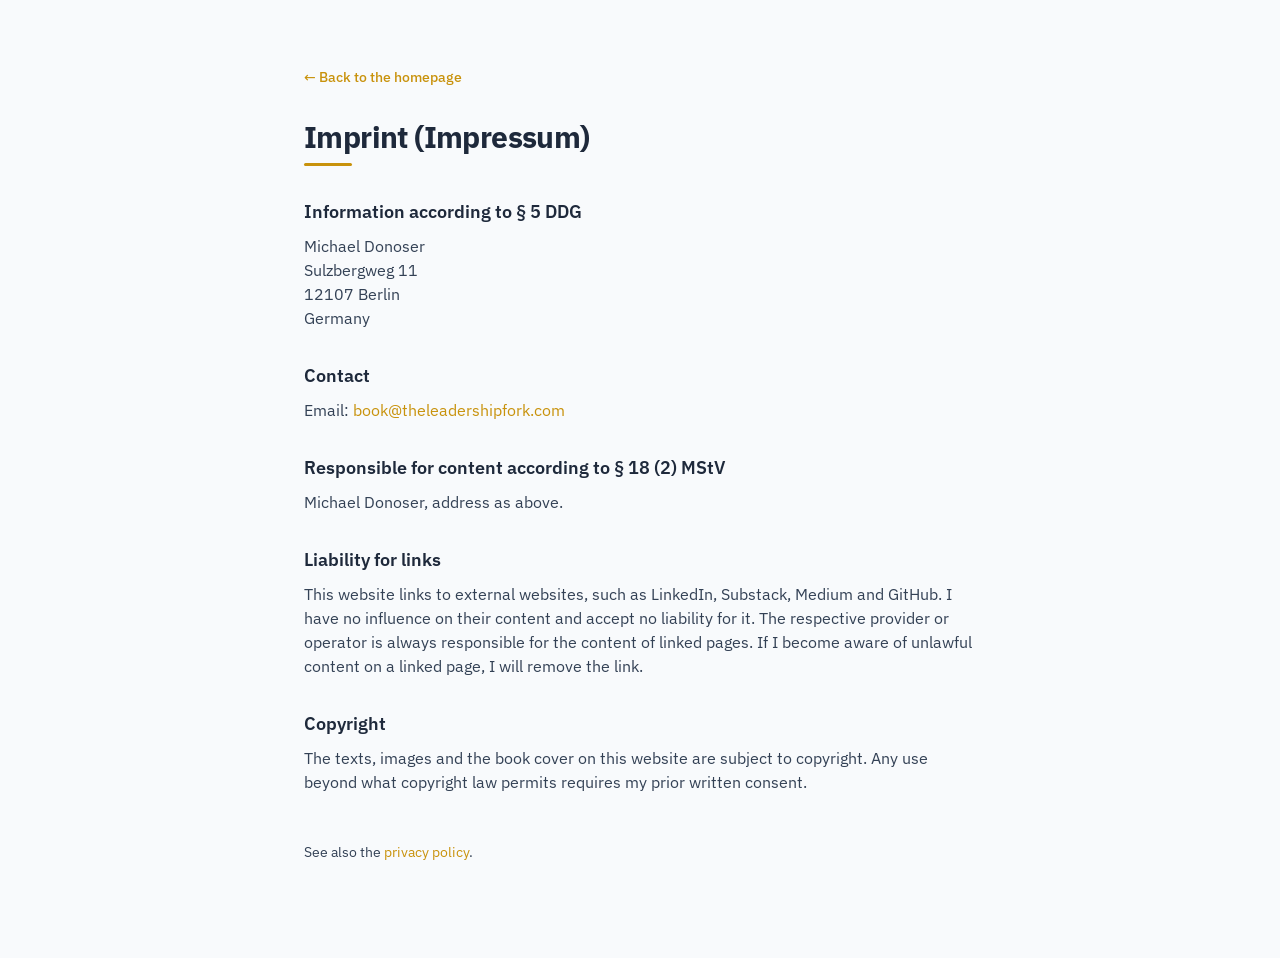
<file: imprint.html>
<!DOCTYPE html>
<html lang="en">
<head>
  <meta charset="UTF-8">
  <meta name="viewport" content="width=device-width, initial-scale=1.0">
  <title>Imprint | Michael Donoser</title>
  <meta name="robots" content="noindex, follow">
  <link rel="icon" href="favicon.svg" type="image/svg+xml">
  <link rel="apple-touch-icon" href="img/apple-touch-icon.png">
  <link rel="preload" href="fonts/ibm-plex-sans-latin.woff2" as="font" type="font/woff2" crossorigin>
  <link rel="stylesheet" href="style.css">
</head>
<body class="legal-page">
  <a class="skip-link" href="#main">Skip to content</a>
  <main id="main" class="legal">
    <div class="container legal-container">
      <a href="./" class="legal-back">&larr; Back to the homepage</a>
      <h1 class="section-title">Imprint (Impressum)</h1>

      <h2>Information according to &sect; 5 DDG</h2>
      <p>
        Michael Donoser<br>
        Sulzbergweg 11<br>
        12107 Berlin<br>
        Germany
      </p>

      <h2>Contact</h2>
      <p>Email: <a href="mailto:book@theleadershipfork.com">book@theleadershipfork.com</a></p>

      <h2>Responsible for content according to &sect; 18 (2) MStV</h2>
      <p>Michael Donoser, address as above.</p>

      <h2>Liability for links</h2>
      <p>This website links to external websites, such as LinkedIn, Substack, Medium and GitHub. I have no influence on their content and accept no liability for it. The respective provider or operator is always responsible for the content of linked pages. If I become aware of unlawful content on a linked page, I will remove the link.</p>

      <h2>Copyright</h2>
      <p>The texts, images and the book cover on this website are subject to copyright. Any use beyond what copyright law permits requires my prior written consent.</p>

      <p class="legal-meta">See also the <a href="privacy.html">privacy policy</a>.</p>
    </div>
  </main>
</body>
</html>
</file>
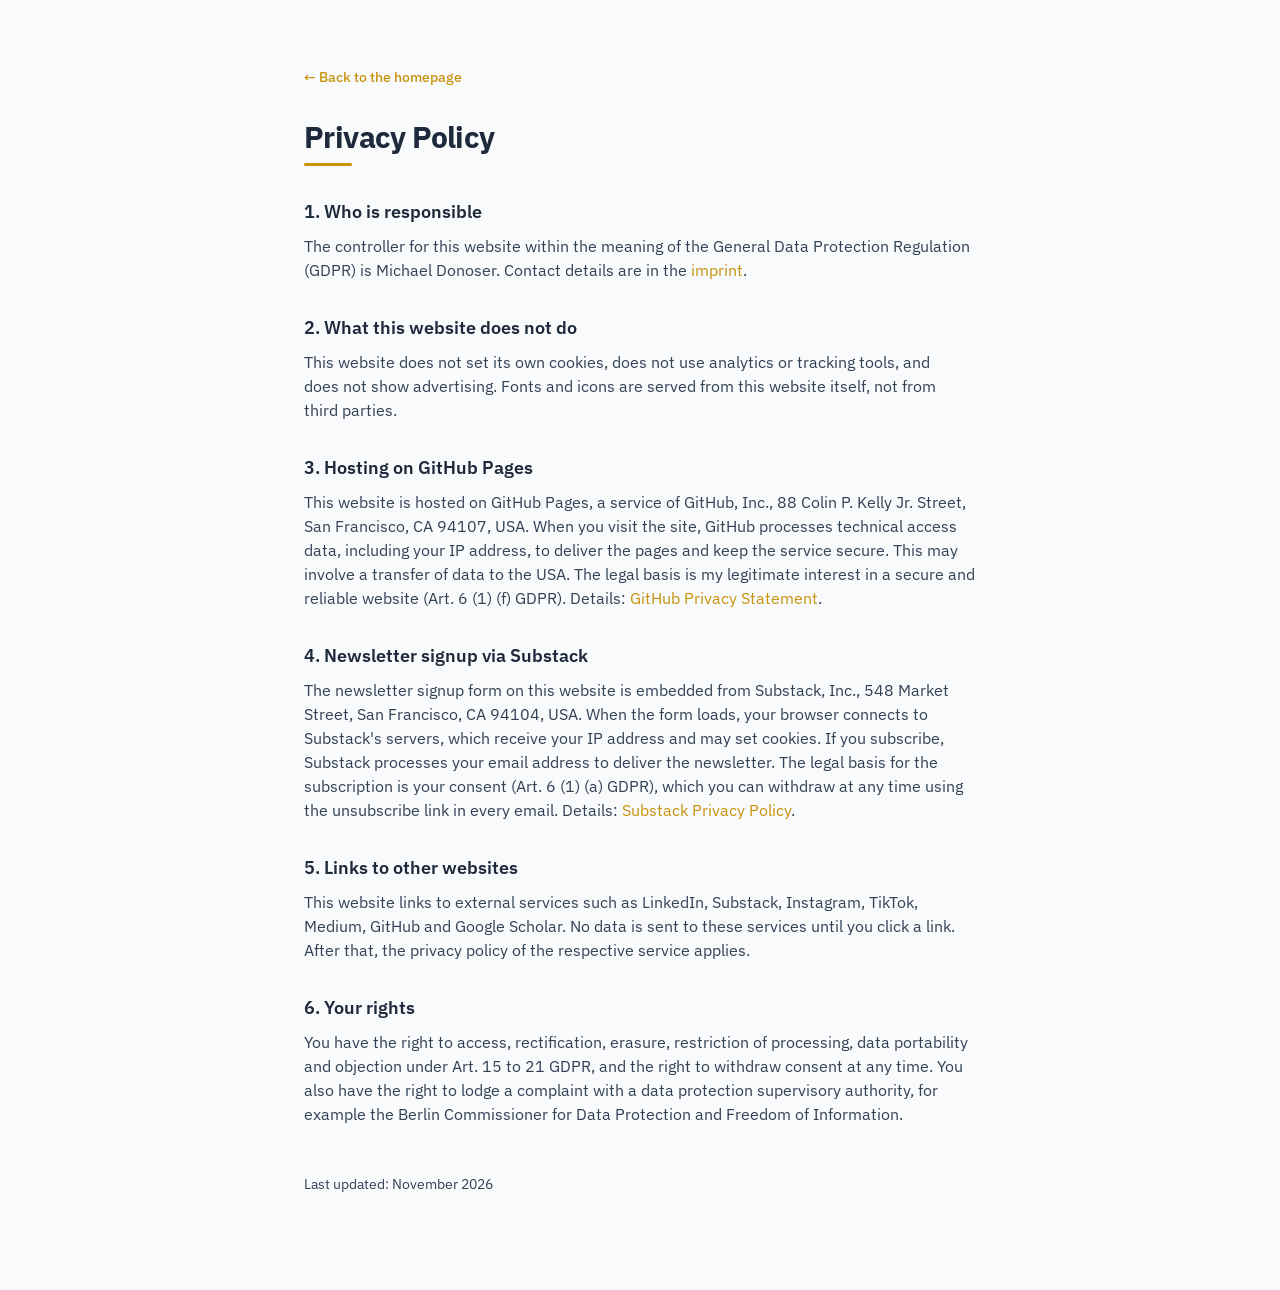
<file: privacy.html>
<!DOCTYPE html>
<html lang="en">
<head>
  <meta charset="UTF-8">
  <meta name="viewport" content="width=device-width, initial-scale=1.0">
  <title>Privacy Policy | Michael Donoser</title>
  <meta name="robots" content="noindex, follow">
  <link rel="icon" href="favicon.svg" type="image/svg+xml">
  <link rel="apple-touch-icon" href="img/apple-touch-icon.png">
  <link rel="preload" href="fonts/ibm-plex-sans-latin.woff2" as="font" type="font/woff2" crossorigin>
  <link rel="stylesheet" href="style.css">
</head>
<body class="legal-page">
  <a class="skip-link" href="#main">Skip to content</a>
  <main id="main" class="legal">
    <div class="container legal-container">
      <a href="./" class="legal-back">&larr; Back to the homepage</a>
      <h1 class="section-title">Privacy Policy</h1>

      <h2>1. Who is responsible</h2>
      <p>The controller for this website within the meaning of the General Data Protection Regulation (GDPR) is Michael Donoser. Contact details are in the <a href="imprint.html">imprint</a>.</p>

      <h2>2. What this website does not do</h2>
      <p>This website does not set its own cookies, does not use analytics or tracking tools, and does not show advertising. Fonts and icons are served from this website itself, not from third parties.</p>

      <h2>3. Hosting on GitHub Pages</h2>
      <p>This website is hosted on GitHub Pages, a service of GitHub, Inc., 88 Colin P. Kelly Jr. Street, San Francisco, CA 94107, USA. When you visit the site, GitHub processes technical access data, including your IP address, to deliver the pages and keep the service secure. This may involve a transfer of data to the USA. The legal basis is my legitimate interest in a secure and reliable website (Art. 6 (1) (f) GDPR). Details: <a href="https://docs.github.com/en/site-policy/privacy-policies/github-general-privacy-statement" target="_blank" rel="noopener">GitHub Privacy Statement</a>.</p>

      <h2>4. Newsletter signup via Substack</h2>
      <p>The newsletter signup form on this website is embedded from Substack, Inc., 548 Market Street, San Francisco, CA 94104, USA. When the form loads, your browser connects to Substack's servers, which receive your IP address and may set cookies. If you subscribe, Substack processes your email address to deliver the newsletter. The legal basis for the subscription is your consent (Art. 6 (1) (a) GDPR), which you can withdraw at any time using the unsubscribe link in every email. Details: <a href="https://substack.com/privacy" target="_blank" rel="noopener">Substack Privacy Policy</a>.</p>

      <h2>5. Links to other websites</h2>
      <p>This website links to external services such as LinkedIn, Substack, Instagram, TikTok, Medium, GitHub and Google Scholar. No data is sent to these services until you click a link. After that, the privacy policy of the respective service applies.</p>

      <h2>6. Your rights</h2>
      <p>You have the right to access, rectification, erasure, restriction of processing, data portability and objection under Art. 15 to 21 GDPR, and the right to withdraw consent at any time. You also have the right to lodge a complaint with a data protection supervisory authority, for example the Berlin Commissioner for Data Protection and Freedom of Information.</p>

      <p class="legal-meta">Last updated: November 2026</p>
    </div>
  </main>
</body>
</html>
</file>
<file: style.css>
/* =====================================================
   Michael Donoser — Personal Homepage
   Color scheme: Dark navy + amber gold accent
   Change --gold / --navy-* vars to retheme instantly
   ===================================================== */

/* ── FONT (self-hosted, IBM Plex Sans, SIL OFL 1.1, see fonts/OFL.txt) ── */
@font-face {
  font-family: 'IBM Plex Sans';
  font-style: normal;
  font-weight: 300 700;
  font-display: swap;
  src: url('fonts/ibm-plex-sans-latin.woff2') format('woff2');
  unicode-range: U+0000-00FF, U+0131, U+0152-0153, U+02BB-02BC, U+02C6, U+02DA, U+02DC, U+0304, U+0308, U+0329, U+2000-206F, U+20AC, U+2122, U+2191, U+2193, U+2212, U+2215, U+FEFF, U+FFFD;
}

/* ── VARIABLES ──────────────────────────────────────── */
:root {
  --navy-900: #0b1828;
  --navy-800: #122035;
  --navy-700: #1a3050;
  --navy-600: #1e3a5f;
  --navy-500: #254a78;

  --gold:      #c8920c;
  --gold-light: #e8ac20;
  --gold-pale: #fef3c7;
  --gold-bg:   #fffbeb;

  --white: #ffffff;
  --gray-50:  #f8fafc;
  --gray-100: #f1f5f9;
  --gray-200: #e2e8f0;
  --gray-300: #cbd5e1;
  --gray-400: #94a3b8;
  --gray-500: #64748b;
  --gray-600: #475569;
  --gray-700: #334155;
  --gray-800: #1e293b;

  --text:       #1e293b;
  --text-muted: #64748b;
  --text-light: #e2e8f0;
  --text-dim:   #94a3b8;

  --radius:    6px;
  --radius-lg: 16px;
  --shadow-sm: 0 1px 3px rgba(0,0,0,0.08);
  --shadow:    0 4px 12px rgba(0,0,0,0.10);
  --shadow-lg: 0 12px 32px rgba(0,0,0,0.15);
  --ease: cubic-bezier(0.22, 1, 0.36, 1);
  --transition: 0.3s var(--ease);
  --transition-move: 0.5s var(--ease);

  --font-body: 'IBM Plex Sans', system-ui, sans-serif;
  --max-w: 1060px;
}

/* ── RESET / BASE ───────────────────────────────────── */
*, *::before, *::after { box-sizing: border-box; margin: 0; padding: 0; }

html { scroll-behavior: smooth; scroll-padding-top: 96px; }

body {
  font-family: var(--font-body);
  font-size: 1rem;
  line-height: 1.5rem;
  color: var(--text);
  background: var(--white);
  -webkit-font-smoothing: antialiased;
}

img { display: block; max-width: 100%; }

a { color: var(--gold); text-decoration: none; }
a:hover { text-decoration: underline; }

ul { list-style: none; }

p { text-wrap: pretty; }
h1, h2, h3, h4 { text-wrap: balance; }
em { font-style: normal; }
footer p { text-align: center; }

/* ── ICONS (Phosphor sprite) ─────────────────────────── */
.ico { width: 1em; height: 1em; fill: currentColor; vertical-align: -0.125em; flex-shrink: 0; }

/* ── UTILITY ────────────────────────────────────────── */
.container {
  max-width: var(--max-w);
  margin: 0 auto;
  padding: 0 1.5rem;
}

section { padding: 5rem 0; }
.section-dark { background: var(--navy-900); color: var(--text-light); }

.section-title {
  font-family: var(--font-body);
  font-size: 1.875rem;
  line-height: 2.25rem;
  font-weight: 700;
  letter-spacing: -0.02em;
  color: var(--gray-800);
  margin-bottom: 0.5rem;
}
.section-title.light { color: var(--white); }
.section-title::after {
  content: '';
  display: block;
  width: 3rem;
  height: 3px;
  background: var(--gold);
  margin-top: 0.5rem;
  border-radius: 2px;
}

.section-subtitle {
  color: var(--text-muted);
  margin-bottom: 2.5rem;
  font-size: 1rem;
  line-height: 1.5rem;
}
.section-subtitle.light { color: var(--text-dim); }
.section-subtitle a { color: var(--gold-light); }

/* ── NAVBAR: compact floating pill ──────────────────── */
#navbar {
  position: fixed;
  top: 16px; left: 0; right: 0;
  z-index: 100;
  display: flex;
  justify-content: center;
  padding: 0 16px;
  pointer-events: none;
}

.nav-container {
  position: relative;
  isolation: isolate;
  pointer-events: auto;
  max-width: 100%;
  display: flex;
  align-items: center;
  gap: 24px;
  padding: 8px 8px 8px 24px;
  border: 1px solid rgba(255,255,255,0.1);
  border-radius: 9999px;
}
/* The translucent surface sits on a pseudo element so the fixed mobile
   panel is not trapped inside a backdrop-filter containing block. */
.nav-container::before {
  content: '';
  position: absolute;
  inset: 0;
  z-index: -1;
  border-radius: inherit;
  background: rgba(11, 24, 40, 0.55);
  backdrop-filter: blur(12px);
  -webkit-backdrop-filter: blur(12px);
  box-shadow: 0 8px 32px rgba(0,0,0,0.18);
  transition: background-color var(--transition);
}
#navbar.scrolled .nav-container::before { background: rgba(11, 24, 40, 0.85); }

.nav-logo {
  position: relative;
  z-index: 2;
  font-weight: 700;
  font-size: 0.875rem;
  line-height: 1.25rem;
  color: var(--white);
  letter-spacing: -0.01em;
  white-space: nowrap;
  flex-shrink: 0;
  text-decoration: none;
  transition: color var(--transition);
}
.nav-logo:hover { text-decoration: none; color: var(--gold-light); }

.nav-links {
  display: flex;
  align-items: center;
  gap: 4px;
}
.nav-links a {
  display: block;
  padding: 8px 12px;
  font-size: 0.875rem;
  line-height: 1.25rem;
  font-weight: 500;
  color: var(--text-dim);
  text-decoration: none;
  border-radius: 9999px;
  transition: color var(--transition), background-color var(--transition);
}
.nav-links a:hover,
.nav-links a.active {
  color: var(--white);
  background: rgba(255,255,255,0.1);
  text-decoration: none;
}
.nav-links a.active { color: var(--gold-light); }
.nav-links a:focus-visible,
.nav-toggle:focus-visible { outline: 2px solid var(--gold-light); outline-offset: 2px; }

.nav-cta {
  position: relative;
  z-index: 2;
  flex-shrink: 0;
  padding: 8px 16px;
  border-radius: 9999px;
  background: var(--gold);
  color: var(--navy-900);
  font-size: 0.875rem;
  line-height: 1.25rem;
  font-weight: 600;
  text-decoration: none;
  white-space: nowrap;
  transition: background-color var(--transition), transform var(--transition-move);
}
.nav-cta:hover { background: var(--gold-light); color: var(--navy-900); text-decoration: none; }
.nav-cta:active { transform: scale(0.98); }
.nav-cta:focus-visible { outline: 2px solid var(--gold-light); outline-offset: 2px; }

.nav-toggle {
  position: relative;
  z-index: 2;
  display: none;
  flex-direction: column;
  align-items: center;
  justify-content: center;
  gap: 4px;
  width: 44px;
  height: 44px;
  background: none;
  border: none;
  border-radius: 9999px;
  cursor: pointer;
  padding: 0;
}
.nav-toggle span {
  display: block;
  width: 20px; height: 2px;
  background: var(--white);
  border-radius: 2px;
  transition: transform var(--transition-move), opacity var(--transition);
}
.nav-toggle.open span:nth-child(1) { transform: translateY(6px) rotate(45deg); }
.nav-toggle.open span:nth-child(2) { opacity: 0; }
.nav-toggle.open span:nth-child(3) { transform: translateY(-6px) rotate(-45deg); }

@keyframes nav-link-in {
  from { opacity: 0; transform: translateY(24px); }
  to   { opacity: 1; transform: none; }
}
@keyframes nav-link-fade {
  from { opacity: 0; }
  to   { opacity: 1; }
}

/* Full-height mobile menu; the pill needs ~1000px for all links plus the CTA */
@media (max-width: 1080px) {
  .nav-container { gap: 12px; padding: 4px 4px 4px 16px; }
  .nav-toggle { display: flex; order: 3; }
  .nav-links {
    position: fixed;
    inset: 0;
    z-index: 1;
    flex-direction: column;
    justify-content: center;
    gap: 8px;
    background: rgba(11, 24, 40, 0.94);
    backdrop-filter: blur(24px);
    -webkit-backdrop-filter: blur(24px);
    opacity: 0;
    visibility: hidden;
    transition: opacity var(--transition), visibility var(--transition);
  }
  .nav-links.open { opacity: 1; visibility: visible; }
  .nav-links a { font-size: 1.5rem; line-height: 2rem; padding: 12px 24px; }
  .nav-links.open li { animation: nav-link-in 0.5s var(--ease) both; }
  .nav-links.open li:nth-child(2) { animation-delay: 60ms; }
  .nav-links.open li:nth-child(3) { animation-delay: 120ms; }
  .nav-links.open li:nth-child(4) { animation-delay: 180ms; }
  .nav-links.open li:nth-child(5) { animation-delay: 240ms; }
  .nav-links.open li:nth-child(6) { animation-delay: 300ms; }
  .nav-links.open li:nth-child(7) { animation-delay: 360ms; }
  .nav-links.open li:nth-child(n+8) { animation-delay: 400ms; }
}
body.nav-open { overflow: hidden; }

/* ── HERO ────────────────────────────────────────────── */
#hero {
  min-height: 100vh;
  background: linear-gradient(135deg, var(--navy-900) 0%, var(--navy-700) 60%, var(--navy-600) 100%);
  display: flex;
  flex-direction: column;
  align-items: center;
  padding: 6rem 0 4rem;
  position: relative;
  overflow: hidden;
}
#hero::before {
  content: '';
  position: absolute;
  inset: 0;
  background:
    radial-gradient(ellipse 60% 50% at 70% 40%, rgba(200,146,12,0.08) 0%, transparent 70%),
    radial-gradient(ellipse 40% 40% at 20% 80%, rgba(255,255,255,0.03) 0%, transparent 60%);
  pointer-events: none;
}

.hero-inner {
  max-width: var(--max-w);
  width: 100%;
  display: flex;
  align-items: center;
  gap: 4rem;
  margin: auto 0;
  padding: 0 1.5rem;
}

.hero-text { flex: 1; }

.hero-eyebrow {
  font-size: 0.75rem;
  line-height: 1rem;
  font-weight: 600;
  letter-spacing: 0.12em;
  text-transform: uppercase;
  color: var(--gold-light);
  margin-bottom: 1rem;
}

.hero-headline {
  font-size: 3rem;
  line-height: 1;
  font-weight: 700;
  color: var(--white);
  margin-bottom: 1.5rem;
  letter-spacing: -0.03em;
}

.hero-headline-accent {
  display: block;
  margin-top: 0.75rem;
  font-size: 2.25rem;
  line-height: 2.5rem;
  font-weight: 600;
  letter-spacing: -0.02em;
  color: var(--gold-light);
}

.hero-tagline {
  font-size: 1.125rem;
  line-height: 1.75rem;
  color: var(--text-dim);
  max-width: 34rem;
  margin-bottom: 2rem;
  text-wrap: balance;
}

.hero-stats {
  display: flex;
  gap: 2rem;
  margin-bottom: 2.5rem;
  flex-wrap: wrap;
  max-width: 46ch;
}
.stat { display: flex; flex-direction: column; }
.stat-number {
  font-size: 1.5rem;
  line-height: 2rem;
  font-weight: 700;
  color: var(--gold-light);
}
.stat-label { font-size: 0.75rem; line-height: 1rem; color: var(--text-dim); margin-top: 0.25rem; }

.hero-cta {
  display: flex;
  flex-direction: column;
  align-items: flex-start;
  gap: 0.75rem;
  max-width: 26rem;
}
.hero-cv-link {
  display: inline-block;
  margin-top: 1.5rem;
  font-size: 0.875rem;
  line-height: 1.25rem;
  font-weight: 500;
  color: var(--text-dim);
  transition: color var(--transition);
}
.hero-cv-link:hover { color: var(--white); }
.btn-hero {
  display: inline-block;
  padding: 0.5rem 1rem;
  border: 1px solid rgba(255,255,255,0.2);
  border-radius: var(--radius);
  font-size: 0.875rem;
  line-height: 1.25rem;
  font-weight: 500;
  color: var(--text-light);
  text-decoration: none;
  transition: background var(--transition), border-color var(--transition), color var(--transition);
}
.btn-hero:hover {
  background: rgba(255,255,255,0.1);
  border-color: rgba(255,255,255,0.35);
  text-decoration: none;
  color: var(--white);
}
.btn-hero-primary {
  background: var(--gold);
  border-color: var(--gold);
  color: var(--navy-900);
  font-weight: 600;
}
.btn-hero-primary { padding: 0.5rem 1.5rem; }
.btn-hero:active { transform: scale(0.98); }
.hero-cta-note { font-size: 0.875rem; line-height: 1.25rem; color: var(--text-light); text-wrap: balance; }
.btn-hero-primary:hover {
  background: var(--gold-light);
  border-color: var(--gold-light);
  color: var(--navy-900);
}

/* Hero visual: portrait plus book cover */
.hero-visual { position: relative; }
/* below ~1140px there is no page margin left for the overhanging cover */
@media (max-width: 1140px) { .hero-visual { margin-right: 48px; } }
.hero-cover {
  position: absolute;
  right: -48px;
  bottom: -16px;
  width: 116px;
  border-radius: 4px;
  overflow: hidden;
  transform: rotate(6deg);
  box-shadow: 0 16px 40px rgba(0,0,0,0.45);
  transition: transform var(--transition-move), box-shadow var(--transition);
}
.hero-cover:hover { transform: rotate(2deg) translateY(-4px); box-shadow: 0 20px 48px rgba(0,0,0,0.55); }
.hero-cover img { display: block; width: 100%; height: auto; }

/* Hero photo */
.hero-photo {
  flex-shrink: 0;
  display: flex;
  flex-direction: column;
  align-items: center;
  gap: 1rem;
}
.detection-frame {
  position: relative;
  padding: 12px;
}
.corner {
  position: absolute;
  width: 20px;
  height: 20px;
  border-style: solid;
  border-color: var(--gold);
}
.detection-frame .corner-tl { top: 0; left: 0; border-width: 1.5px 0 0 1.5px; }
.detection-frame .corner-tr { top: 0; right: 0; border-width: 1.5px 1.5px 0 0; }
.detection-frame .corner-bl { bottom: 0; left: 0; border-width: 0 0 1.5px 1.5px; }
.detection-frame .corner-br { bottom: 0; right: 0; border-width: 0 1.5px 1.5px 0; }

.photo-ring {
  width: 220px; height: 220px;
  border-radius: 50%;
  border: 3px solid var(--gold);
  padding: 4px;
  position: relative;
  overflow: hidden;
  background: var(--navy-600);
}
.photo-ring img {
  width: 100%; height: 100%;
  object-fit: cover;
  border-radius: 50%;
}
.photo-ring.photo-initials { display: flex; align-items: center; justify-content: center; }
.initials-fallback {
  font-family: var(--font-body);
  font-size: 3.75rem;
  line-height: 1;
  color: var(--gold-light);
  font-weight: 700;
  position: absolute;
}
/* Show initials only when image fails */
.photo-ring:not(.photo-initials) .initials-fallback { display: none; }

.hero-location { font-size: 0.75rem; line-height: 1rem; color: var(--text-dim); text-align: center; }

/* Scroll hint */
.hero-scroll-hint {
  margin-top: 2.5rem;
  display: flex;
  flex-direction: column;
  align-items: center;
  gap: 0.5rem;
  color: var(--text-dim);
  font-size: 0.75rem;
  line-height: 1rem;
  letter-spacing: 0.08em;
  text-transform: uppercase;
}
.scroll-arrow {
  width: 1px; height: 32px;
  background: linear-gradient(to bottom, var(--gold), transparent);
}

/* ── NEWSLETTER (why a book) ─────────────────────────── */
#newsletter { background: var(--gray-50); }

.nl-grid {
  display: grid;
  grid-template-columns: minmax(0, 1fr) minmax(0, 440px);
  gap: 3rem;
  align-items: start;
  margin-top: 2rem;
}
.nl-story p { font-size: 1.125rem; line-height: 1.75rem; color: var(--gray-700); margin-bottom: 1.5rem; }
.nl-story p:last-child { margin-bottom: 0; }
.nowrap { white-space: nowrap; }
.nl-story strong { color: var(--gray-800); font-weight: 600; }

.nl-signup {
  position: sticky;
  top: 96px;
  padding: 2rem;
  border-radius: var(--radius-lg);
  background: var(--navy-900);
  border: 1px solid rgba(232,172,32,0.45);
  box-shadow: var(--shadow-lg);
}
.nl-bonus {
  display: flex;
  align-items: center;
  gap: 0.5rem;
  margin-bottom: 1rem;
  font-size: 0.875rem;
  line-height: 1.25rem;
  font-weight: 600;
  color: var(--gold-light);
}
.nl-bonus .ico { font-size: 1.25rem; }

/* ── LEADERSHIP & COACHING ────────────────────────────── */
#leadership { padding-bottom: 5rem; }

.leadership-intro {
  display: grid;
  grid-template-columns: 1fr 1fr;
  gap: 2rem;
  margin-bottom: 3rem;
}
.leadership-intro p {
  font-size: 1rem;
  line-height: 1.5rem;
  color: var(--text-light);
  opacity: 0.85;
}

.leadership-pillars {
  display: grid;
  grid-template-columns: repeat(auto-fill, minmax(260px, 1fr));
  gap: 1rem;
}

.pillar-card {
  background: rgba(255,255,255,0.04);
  border: 1px solid rgba(255,255,255,0.08);
  border-radius: var(--radius-lg);
  padding: 1.5rem 1.5rem;
  transition: border-color var(--transition), box-shadow var(--transition), transform var(--transition-move);
}
.pillar-card:hover {
  border-color: rgba(200,146,12,0.5);
  box-shadow: 0 8px 28px rgba(0,0,0,0.3);
  transform: translateY(-3px);
}
.pillar-icon {
  margin-bottom: 1rem;
  color: var(--gold-light);
}
.pillar-icon svg { display: block; }
.pillar-card h3 {
  font-size: 1rem;
  line-height: 1.5rem;
  font-weight: 600;
  color: var(--gold-light);
  margin-bottom: 0.5rem;
}
.pillar-card p {
  font-size: 0.875rem;
  line-height: 1.25rem;
  color: var(--text-light);
  opacity: 0.8;
}

@media (max-width: 768px) {
  .leadership-intro { grid-template-columns: 1fr; gap: 1rem; }
}

/* ── CAREER TIMELINE ──────────────────────────────────── */
#career { padding-bottom: 5rem; background: var(--gray-50); }

.timeline {
  --tl-pad: 2.5rem;
  position: relative;
  padding-left: var(--tl-pad);
  margin-top: 2.5rem;
}
.timeline::before {
  content: '';
  position: absolute;
  left: 0.55rem;
  top: 0.5rem;
  bottom: 0;
  width: 2px;
  background: linear-gradient(to bottom, var(--gold), rgba(200,146,12,0.15));
}

.timeline-item {
  position: relative;
  margin-bottom: 2.5rem;
}
.timeline-item:last-child { margin-bottom: 0; }

.tl-dot {
  position: absolute;
  /* keeps the dot centred on the line whatever the timeline padding is */
  left: calc(0.44rem - var(--tl-pad));
  top: 0.35rem;
  width: 14px; height: 14px;
  border-radius: 50%;
  background: var(--white);
  border: 2px solid var(--gold);
  transition: background var(--transition);
}
.tl-dot.current {
  background: var(--gold);
  box-shadow: 0 0 0 4px rgba(200,146,12,0.2);
}

.tl-body {
  background: var(--white);
  border: 1px solid var(--gray-200);
  border-radius: var(--radius-lg);
  padding: 1rem 1.5rem;
  transition: border-color var(--transition), box-shadow var(--transition);
}
.tl-body:hover { border-color: var(--gold); box-shadow: var(--shadow); }

.tl-meta {
  display: flex;
  align-items: center;
  gap: 0.75rem;
  margin-bottom: 0.5rem;
  flex-wrap: wrap;
}
.tl-year { font-size: 0.75rem; line-height: 1rem; color: var(--text-muted); font-weight: 500; }
.tl-tag {
  font-size: 0.75rem;
  line-height: 1rem;
  font-weight: 600;
  letter-spacing: 0.08em;
  text-transform: uppercase;
  padding: 0.125rem 0.5rem;
  border-radius: 9999px;
}
.tl-tag.industry { background: rgba(200,146,12,0.15); color: var(--gold); }
.tl-tag.academia { background: rgba(30,160,200,0.12); color: #1a7aaa; }

.tl-body h3 { font-size: 1rem; line-height: 1.5rem; font-weight: 600; color: var(--gray-800); margin-bottom: 0.25rem; }
.tl-org { font-size: 0.875rem; line-height: 1.25rem; color: var(--text-muted); margin-bottom: 0.5rem; }
.tl-body p { font-size: 0.875rem; line-height: 1.25rem; color: var(--gray-700); opacity: 1; }
.tl-body a { color: var(--gold); }

/* ── PUBLICATIONS (Scholar Overview) ─────────────────── */
#publications { background: var(--navy-900); }

.scholar-panel {
  background: rgba(255,255,255,0.04);
  border: 1px solid rgba(255,255,255,0.1);
  border-radius: var(--radius-lg);
  padding: 2rem 2.5rem;
  margin-bottom: 3rem;
  display: flex;
  flex-direction: column;
  gap: 1rem;
}

.scholar-eyebrow {
  font-size: 0.75rem;
  line-height: 1rem;
  font-weight: 600;
  letter-spacing: 0.12em;
  text-transform: uppercase;
  color: var(--gold-light);
}

.scholar-metrics {
  display: flex;
  align-items: stretch;
  flex-wrap: wrap;
}

.scholar-metric {
  display: flex;
  flex-direction: column;
  gap: 0.25rem;
  flex: 1;
  min-width: 130px;
  padding: 0.5rem 2rem 0.5rem 0;
}

.sm-num {
  font-size: 3rem;
  line-height: 1;
  font-weight: 700;
  color: var(--gold-light);
  font-family: var(--font-body);
}

.sm-name {
  font-size: 0.875rem;
  line-height: 1.25rem;
  color: var(--text-light);
  font-weight: 500;
}

.sm-since {
  font-size: 0.75rem;
  line-height: 1rem;
  color: var(--text-dim);
  margin-top: 0.125rem;
}

.scholar-sep {
  width: 1px;
  background: rgba(255,255,255,0.1);
  margin: 0.25rem 2rem 0.25rem 0;
  flex-shrink: 0;
  align-self: stretch;
}

.scholar-cta {
  font-size: 0.875rem;
  line-height: 1.25rem;
  color: var(--gold);
  font-weight: 500;
  align-self: flex-start;
  transition: color var(--transition);
}
.scholar-cta:hover { color: var(--gold-light); }

/* Venue strip */
.venue-strip {
  display: flex;
  flex-direction: column;
  gap: 1rem;
}
.venue-strip-label { font-size: 0.875rem; line-height: 1.25rem; color: var(--text-dim); }
.venue-list {
  display: flex;
  flex-wrap: wrap;
  align-items: center;
  gap: 0.5rem;
}
.venue {
  display: inline-flex;
  align-items: center;
  gap: 0.5rem;
  padding: 0.5rem 0.75rem;
  border: 1px solid rgba(255,255,255,0.1);
  border-radius: 9999px;
  background: rgba(255,255,255,0.03);
}
.venue-name { font-size: 0.875rem; line-height: 1.25rem; font-weight: 600; color: var(--white); letter-spacing: 0.02em; }
.venue-count { font-size: 0.875rem; line-height: 1.25rem; color: var(--text-dim); font-variant-numeric: tabular-nums; }
.venue-awarded { border-color: rgba(232,172,32,0.4); }
.venue .ico, .venue-legend .ico { color: var(--gold-light); font-size: 0.875rem; }
.venue-sep { width: 1px; height: 1.5rem; background: rgba(255,255,255,0.15); margin: 0 0.5rem; }
.venue-legend {
  display: flex;
  align-items: center;
  gap: 0.5rem;
  font-size: 0.75rem;
  line-height: 1rem;
  color: var(--text-dim);
}
.sr-only {
  position: absolute;
  width: 1px; height: 1px;
  padding: 0; margin: -1px;
  overflow: hidden;
  clip: rect(0,0,0,0);
  white-space: nowrap;
  border: 0;
}

@media (max-width: 600px) {
  .scholar-panel { padding: 1.5rem; }
  .scholar-sep { display: none; }
  .scholar-metric { min-width: 100px; padding-right: 0; }
  .venue-sep { display: none; }
}

/* ── AWARDS ───────────────────────────────────────────── */
#awards { padding-bottom: 5rem; }

.awards-grid {
  display: grid;
  grid-template-columns: repeat(auto-fill, minmax(290px, 1fr));
  gap: 1rem;
  margin-top: 2rem;
  margin-bottom: 2.5rem;
}

.award-card {
  background: var(--white);
  border: 1px solid var(--gray-200);
  border-radius: var(--radius-lg);
  padding: 1.5rem;
  position: relative;
  transition: border-color var(--transition), box-shadow var(--transition);
}
.award-card:hover {
  border-color: var(--gold);
  box-shadow: var(--shadow);
}
.award-year {
  position: absolute;
  top: 1rem; right: 1.25rem;
  font-size: 0.75rem;
  line-height: 1rem;
  font-weight: 600;
  color: var(--text-muted);
  letter-spacing: 0.05em;
}
.award-icon { font-size: 1.875rem; line-height: 1; margin-bottom: 0.75rem; color: var(--gold); }
.award-card h3 { font-size: 0.875rem; line-height: 1.25rem; font-weight: 600; color: var(--gray-800); margin-bottom: 0.5rem; }
.award-card p { font-size: 0.875rem; line-height: 1.25rem; color: var(--text-muted); }
.award-photo-link { font-size: 0.75rem; line-height: 1rem; color: var(--gold); text-decoration: none; margin-top: 0.5rem; display: inline-block; }
.award-photo-link:hover { text-decoration: underline; }

.team-awards-box {
  background: var(--gold-pale);
  border: 1px solid rgba(200,146,12,0.3);
  border-radius: var(--radius-lg);
  padding: 1.5rem 2rem;
}
.team-awards-box h3 { font-size: 1rem; line-height: 1.5rem; font-weight: 600; color: var(--gold); margin-bottom: 0.75rem; }
.team-awards-box li { font-size: 0.875rem; line-height: 1.25rem; color: var(--gray-700); padding: 0.25rem 0; }
.team-awards-box a { color: var(--gold); }

/* ── BLOG ─────────────────────────────────────────────── */
#blog { background: var(--gray-50); }

.blog-grid {
  display: grid;
  grid-template-columns: repeat(auto-fill, minmax(280px, 1fr));
  gap: 1.5rem;
  margin-top: 0.5rem;
}

.blog-card {
  background: var(--white);
  border: 1px solid var(--gray-200);
  border-radius: var(--radius-lg);
  padding: 1.5rem;
  display: flex;
  flex-direction: column;
  transition: box-shadow var(--transition), border-color var(--transition);
}
.blog-card:hover {
  box-shadow: var(--shadow-lg);
  border-color: var(--gold);
}
.blog-tag {
  font-size: 0.75rem;
  line-height: 1rem;
  font-weight: 600;
  letter-spacing: 0.06em;
  text-transform: uppercase;
  color: var(--gold);
  margin-bottom: 0.75rem;
}
.blog-card-meta {
  display: flex;
  align-items: center;
  justify-content: space-between;
  margin-bottom: 0.75rem;
}
.blog-card-meta .blog-tag { margin-bottom: 0; }
.blog-read-time {
  font-size: 0.75rem;
  line-height: 1rem;
  font-weight: 500;
  color: var(--text-muted);
  background: var(--gray-100);
  padding: 0.125rem 0.5rem;
  border-radius: 9999px;
  white-space: nowrap;
}
.blog-card h3 { font-size: 1rem; line-height: 1.5rem; font-weight: 600; color: var(--gray-800); margin-bottom: 0.5rem; }
.blog-card p { font-size: 0.875rem; line-height: 1.25rem; color: var(--text-muted); flex: 1; }
.blog-footer {
  margin-top: 1rem;
  font-size: 0.75rem;
  line-height: 1rem;
  color: var(--gray-400);
  padding-top: 0.75rem;
  border-top: 1px solid var(--gray-100);
}
.blog-footer a {
  color: var(--gold);
  text-decoration: none;
  font-weight: 500;
}
.blog-footer a:hover { text-decoration: underline; }

/* ── PILLAR RELATED LINKS ──────────────────────────────── */
.pillar-links {
  margin-top: 1rem;
  padding-top: 0.75rem;
  border-top: 1px solid rgba(255,255,255,0.08);
}
.pillar-links-label {
  font-size: 0.75rem;
  line-height: 1rem;
  text-transform: uppercase;
  letter-spacing: 0.08em;
  color: rgba(255,255,255,0.3);
  margin-bottom: 0.25rem;
}
.pillar-links a {
  display: flex;
  align-items: baseline;
  gap: 0.5rem;
  font-size: 0.75rem;
  line-height: 1rem;
  color: var(--gold-light);
  opacity: 0.75;
  text-decoration: none;
  padding: 0.25rem 0;
  border-bottom: 1px solid rgba(255,255,255,0.06);
  transition: opacity var(--transition), transform var(--transition-move);
}
.pillar-links a:last-child { border-bottom: none; }
.pillar-links a::before { content: "↗"; font-size: 0.75rem; line-height: 1rem; flex-shrink: 0; opacity: 0.6; }
.pillar-links a:hover { opacity: 1; text-decoration: none; transform: translateX(0.3rem); }

/* ── GITHUB / PROJECTS ────────────────────────────────── */
#github { padding-bottom: 5rem; background: var(--gray-50); }

.github-profile-cta { margin: 2rem 0; }
.gh-profile-btn {
  display: inline-flex;
  align-items: center;
  gap: 0.5rem;
  padding: 0.75rem 1rem;
  background: var(--white);
  border: 1px solid var(--gray-200);
  border-radius: var(--radius);
  color: var(--gray-700);
  font-size: 0.875rem;
  line-height: 1.25rem;
  font-weight: 500;
  text-decoration: none;
  transition: background-color var(--transition), border-color var(--transition), color var(--transition), box-shadow var(--transition), transform var(--transition-move);
}
.gh-profile-btn:hover {
  background: var(--white);
  border-color: var(--gold);
  color: var(--gray-800);
  box-shadow: var(--shadow);
  text-decoration: none;
}
.gh-profile-btn svg { width: 18px; height: 18px; fill: currentColor; flex-shrink: 0; }

.repo-grid {
  display: grid;
  grid-template-columns: repeat(auto-fill, minmax(230px, 1fr));
  gap: 1rem;
}

.repo-card {
  background: var(--white);
  border: 1px solid var(--gray-200);
  border-radius: var(--radius-lg);
  text-decoration: none;
  display: flex;
  flex-direction: column;
  overflow: hidden;
  transition: background-color var(--transition), border-color var(--transition), color var(--transition), box-shadow var(--transition), transform var(--transition-move);
}
.repo-card:hover {
  border-color: var(--gold);
  background: var(--gold-bg);
  text-decoration: none;
  transform: translateY(-2px);
  box-shadow: var(--shadow);
}
.repo-thumb {
  width: 100%;
  aspect-ratio: 16 / 9;
  overflow: hidden;
  background: var(--gray-100);
}
.repo-thumb img {
  width: 100%;
  height: 100%;
  object-fit: cover;
  display: block;
  transition: transform var(--transition-move);
}
.repo-card:hover .repo-thumb img {
  transform: scale(1.04);
}
.repo-body {
  padding: 1rem 1rem 1rem;
  display: flex;
  flex-direction: column;
  gap: 0.5rem;
}
.repo-header { display: flex; align-items: center; justify-content: space-between; }
.repo-icon { font-size: 1.5rem; line-height: 1; color: var(--gold); }
.repo-lang {
  font-size: 0.75rem;
  line-height: 1rem;
  font-weight: 600;
  color: var(--gold);
  background: rgba(200,146,12,0.12);
  padding: 0.125rem 0.5rem;
  border-radius: 9999px;
}
.repo-card h3 { font-size: 0.875rem; line-height: 1.25rem; font-weight: 600; color: var(--gray-800); }
.repo-card p { font-size: 0.875rem; line-height: 1.25rem; color: var(--text-muted); }
.repo-visibility {
  font-size: 0.75rem;
  line-height: 1rem;
  font-weight: 600;
  padding: 0.125rem 0.5rem;
  border-radius: 9999px;
}
.repo-visibility.public {
  color: #2a9d5c;
  background: rgba(42,157,92,0.12);
}
.repo-visibility.private {
  color: var(--text-muted);
  background: rgba(120,120,140,0.12);
}
.repo-link-badge {
  font-size: 0.75rem;
  line-height: 1rem;
  font-weight: 600;
  padding: 0.125rem 0.5rem;
  border-radius: 9999px;
  margin-left: auto;
}
.repo-link-badge.demo {
  color: #065f46;
  background: rgba(2,184,117,0.13);
}
.repo-link-badge.github-only {
  color: var(--text-muted);
  background: rgba(120,120,140,0.12);
}

/* ── CONTACT ──────────────────────────────────────────── */
#contact { }

.contact-grid {
  display: grid;
  grid-template-columns: repeat(7, minmax(0, 1fr));
  gap: 0.5rem;
  margin-top: 0.5rem;
}
@media (max-width: 1000px) {
  .contact-grid { grid-template-columns: repeat(4, minmax(0, 1fr)); }
}

.contact-outro {
  margin-top: 2.5rem;
  text-align: center;
  font-size: 0.875rem;
  line-height: 1.25rem;
  color: var(--text-muted);
}

.contact-card {
  display: flex;
  flex-direction: column;
  align-items: center;
  text-align: center;
  gap: 0.25rem;
  padding: 0.75rem 0.5rem;
  min-width: 0;
  border: 1.5px solid var(--gray-200);
  border-radius: var(--radius-lg);
  text-decoration: none;
  background: var(--white);
  transition: background-color var(--transition), border-color var(--transition), color var(--transition), box-shadow var(--transition), transform var(--transition-move);
}
.contact-card:hover {
  border-color: var(--gold);
  background: rgba(200,146,12,0.08);
  box-shadow: 0 8px 24px rgba(0,0,0,0.1);
  text-decoration: none;
  transform: translateY(-2px);
}
.contact-icon { font-size: 1.5rem; line-height: 1; color: var(--navy-600); transition: color var(--transition); }
.contact-card:hover .contact-icon { color: var(--gold); }
.contact-label { font-size: 0.75rem; line-height: 1rem; font-weight: 600; letter-spacing: 0.06em; text-transform: uppercase; color: var(--gray-500); }
.contact-val { font-size: 0.75rem; line-height: 1rem; color: var(--gray-700); max-width: 100%; overflow: hidden; text-overflow: ellipsis; white-space: nowrap; }
.contact-card:hover .contact-val { color: var(--gold); }

/* ── FOOTER ───────────────────────────────────────────── */
footer {
  background: var(--navy-900);
  color: var(--text-dim);
  text-align: center;
  padding: 2rem 1.5rem;
  font-size: 0.875rem;
  line-height: 1.25rem;
}
footer p + p { margin-top: 0.25rem; }
.footer-note { font-size: 0.75rem; line-height: 1rem; opacity: 0.6; }

/* ── BACK TO TOP ──────────────────────────────────────── */
.back-to-top {
  position: fixed;
  right: 1.5rem;
  bottom: 1.5rem;
  width: 44px;
  height: 44px;
  display: flex;
  align-items: center;
  justify-content: center;
  background: var(--gold);
  color: var(--navy-900);
  border-radius: 50%;
  box-shadow: 0 8px 20px rgba(0,0,0,0.3);
  opacity: 0;
  visibility: hidden;
  transform: translateY(8px);
  transition: opacity var(--transition), transform var(--transition-move), visibility var(--transition), background var(--transition);
  z-index: 50;
}
.back-to-top.visible { opacity: 1; visibility: visible; transform: translateY(0); }
.back-to-top:hover { background: var(--gold-light); }
.back-to-top:focus-visible { outline: 2px solid var(--gold-light); outline-offset: 3px; }
@media (max-width: 768px) {
  .back-to-top { right: 1rem; bottom: 1rem; width: 40px; height: 40px; }
}

/* ── RESPONSIVE ───────────────────────────────────────── */
@media (max-width: 768px) {
  section { padding: 3rem 0; }

  /* Hero */
  .hero-inner { flex-direction: column-reverse; gap: 2rem; text-align: center; }
  .hero-eyebrow { text-align: center; }
  .hero-tagline { margin: 0 auto 2rem; text-align: center; }
  .hero-stats { justify-content: center; }
  .hero-cta { align-items: center; margin: 0 auto; }
  .photo-ring { width: 160px; height: 160px; }
  .detection-frame { padding: 8px; }
  .corner { width: 16px; height: 16px; }
  .hero-scroll-hint { display: none; }

  /* Newsletter */
  .nl-grid { grid-template-columns: 1fr; gap: 2rem; }
  .nl-signup { position: static; order: -1; padding: 1.5rem; }
  .hero-cover { width: 84px; right: -64px; bottom: -8px; }
  .hero-visual { margin-right: 0; }

  /* Timeline */
  .timeline { --tl-pad: 1.5rem; }
  .tl-body { padding: 1rem; }

  /* Awards */
  .awards-grid { grid-template-columns: 1fr; }

  /* Contact */
  .contact-grid { grid-template-columns: repeat(2, 1fr); }
}

@media (max-width: 480px) {
  .section-title { font-size: 1.5rem; line-height: 2rem; }
  .hero-headline { font-size: 2.25rem; line-height: 2.5rem; }
  .hero-headline-accent { font-size: 1.5rem; line-height: 2rem; }
  .hero-stats { gap: 1.5rem; }
  .contact-grid { grid-template-columns: 1fr; }
  .repo-grid { grid-template-columns: 1fr; }
  .blog-grid { grid-template-columns: 1fr; }
}

/* ── BOOK ───────────────────────────────────────────── */
.book-title-sub {
  display: block;
  font-size: 1rem;
  line-height: 1.5rem;
  font-weight: 400;
  letter-spacing: 0;
  color: var(--white);
  margin-top: 0.25rem;
}
.book-layout {
  display: grid;
  grid-template-columns: 260px 1fr;
  gap: 3rem;
  align-items: start;
}

.book-cover-wrap {
  position: relative;
  aspect-ratio: 848 / 1264;
  background: var(--navy-700);
  border-radius: var(--radius-lg);
  overflow: hidden;
  box-shadow: 0 20px 50px rgba(0,0,0,0.5), 0 0 0 1px rgba(255,255,255,0.06);
  transition: transform var(--transition-move), box-shadow var(--transition);
}
.book-cover-wrap .corner-tl { top: 10px; left: 10px; border-width: 1.5px 0 0 1.5px; }
.book-cover-wrap .corner-tr { top: 10px; right: 10px; border-width: 1.5px 1.5px 0 0; }
.book-cover-wrap .corner-bl { bottom: 10px; left: 10px; border-width: 0 0 1.5px 1.5px; }
.book-cover-wrap .corner-br { bottom: 10px; right: 10px; border-width: 0 1.5px 1.5px 0; }
.book-cover-wrap .corner { z-index: 1; }

.book-cover-wrap:hover {
  transform: translateY(-4px) rotate(-0.5deg);
  box-shadow: 0 28px 60px rgba(0,0,0,0.6), 0 0 0 1px rgba(255,255,255,0.10);
}
.book-cover-img {
  width: 100%;
  height: 100%;
  object-fit: cover;
  display: block;
}

.book-badges {
  display: flex;
  gap: 0.5rem;
  flex-wrap: wrap;
  margin-bottom: 1.5rem;
}
.book-badge {
  font-size: 0.75rem;
  line-height: 1rem;
  font-weight: 600;
  letter-spacing: 0.06em;
  text-transform: uppercase;
  padding: 0.25rem 0.75rem;
  border-radius: 9999px;
}
.book-badge--wip {
  background: rgba(200, 146, 12, 0.18);
  color: var(--gold-light);
  border: 1px solid rgba(200, 146, 12, 0.35);
}
.book-badge--chapter {
  background: rgba(255,255,255,0.07);
  color: var(--text-dim);
  border: 1px solid rgba(255,255,255,0.12);
}

.book-chapters {
  list-style: none;
  counter-reset: chapter;
  display: flex;
  flex-direction: column;
  gap: 1rem;
  margin: 0 0 2rem;
  padding: 0;
}
.book-chapters li {
  counter-increment: chapter;
  display: grid;
  grid-template-columns: 2rem minmax(0, 1fr);
  column-gap: 0.75rem;
}
.book-chapters li::before {
  content: counter(chapter);
  grid-row: span 2;
  font-size: 1.5rem;
  line-height: 2rem;
  font-weight: 700;
  color: var(--gold-light);
}
.bc-title { font-size: 1rem; line-height: 1.5rem; font-weight: 600; color: var(--white); }
.bc-topic { font-size: 0.875rem; line-height: 1.25rem; color: var(--text-dim); }

.book-site-link {
  display: inline-block;
  font-size: 0.875rem;
  line-height: 1.25rem;
  font-weight: 500;
  color: var(--gold-light);
}

.newsletter-eyebrow {
  font-size: 0.75rem;
  line-height: 1rem;
  font-weight: 600;
  letter-spacing: 0.12em;
  text-transform: uppercase;
  color: var(--gold-light);
  margin-bottom: 0.5rem;
}
.newsletter-title {
  font-size: 1.875rem;
  line-height: 2.25rem;
  font-weight: 700;
  color: var(--white);
  margin-bottom: 1rem;
}
.newsletter-text { font-size: 1rem; line-height: 1.5rem; color: var(--text-light); margin-bottom: 1rem; }
.newsletter-fine { font-size: 0.75rem; line-height: 1rem; color: var(--text-dim); }
.newsletter-fine a { color: var(--gold-light); }
.newsletter-embed {
  border-radius: 8px;
  overflow: hidden;
  background: #fff;
}
.newsletter-embed iframe { display: block; width: 100%; height: 320px; border: 0; background: #fff; }

.newsletter-text { margin-bottom: 1rem; }
.newsletter-fine { margin-top: 0.75rem; }
.book-links { display: flex; flex-wrap: wrap; align-items: center; gap: 1rem 1.5rem; margin-top: 1.5rem; }

@media (max-width: 860px) {
  .newsletter-title { font-size: 1.5rem; line-height: 2rem; }
}

@media (max-width: 768px) {
  .book-layout {
    grid-template-columns: 1fr;
    gap: 2rem;
  }
  .book-cover-wrap {
    max-width: 220px;
    margin: 0 auto;
  }
  .book-info { text-align: center; }
  .book-badges { justify-content: center; }
}

/* ── REDUCED MOTION: keep fades, drop movement ─────────── */
@media (prefers-reduced-motion: reduce) {
  html { scroll-behavior: auto; }
  *, *::before, *::after {
    transition-property: opacity, color, background-color, border-color, box-shadow, visibility !important;
  }
  .reveal { transform: none !important; }
  .nav-links.open li { animation-name: nav-link-fade !important; }
}

/* ── SKIP LINK ──────────────────────────────────────── */
.skip-link {
  position: absolute;
  top: 16px;
  left: 16px;
  transform: translateY(-80px);
  z-index: 200;
  padding: 0.5rem 0.75rem;
  border-radius: 9999px;
  background: var(--gold);
  color: var(--navy-900);
  font-size: 0.875rem;
  line-height: 1.25rem;
  font-weight: 600;
  transition: transform var(--transition-move);
}
.skip-link:focus { transform: none; text-decoration: none; }

/* ── FOOTER LINKS ───────────────────────────────────── */
.footer-note a { color: inherit; text-decoration: underline; text-underline-offset: 2px; }
.footer-note a:hover { color: var(--gold-light); }

/* ── LEGAL PAGES ────────────────────────────────────── */
.legal-page { background: var(--gray-50); }
.legal { padding: 4rem 0 5rem; }
.legal-container { max-width: 720px; }
.legal-back {
  display: inline-block;
  margin-bottom: 2rem;
  font-size: 0.875rem;
  line-height: 1.25rem;
  font-weight: 500;
  color: var(--gold);
}
.legal h1 { margin-bottom: 2rem; }
.legal h2 {
  font-size: 1.125rem;
  line-height: 1.75rem;
  font-weight: 600;
  color: var(--gray-800);
  margin: 2rem 0 0.5rem;
}
.legal p { color: var(--gray-700); margin-bottom: 1rem; }
.legal a { color: var(--gold); }
.legal-meta { margin-top: 3rem; font-size: 0.875rem; line-height: 1.25rem; color: var(--text-muted); }
</file>
